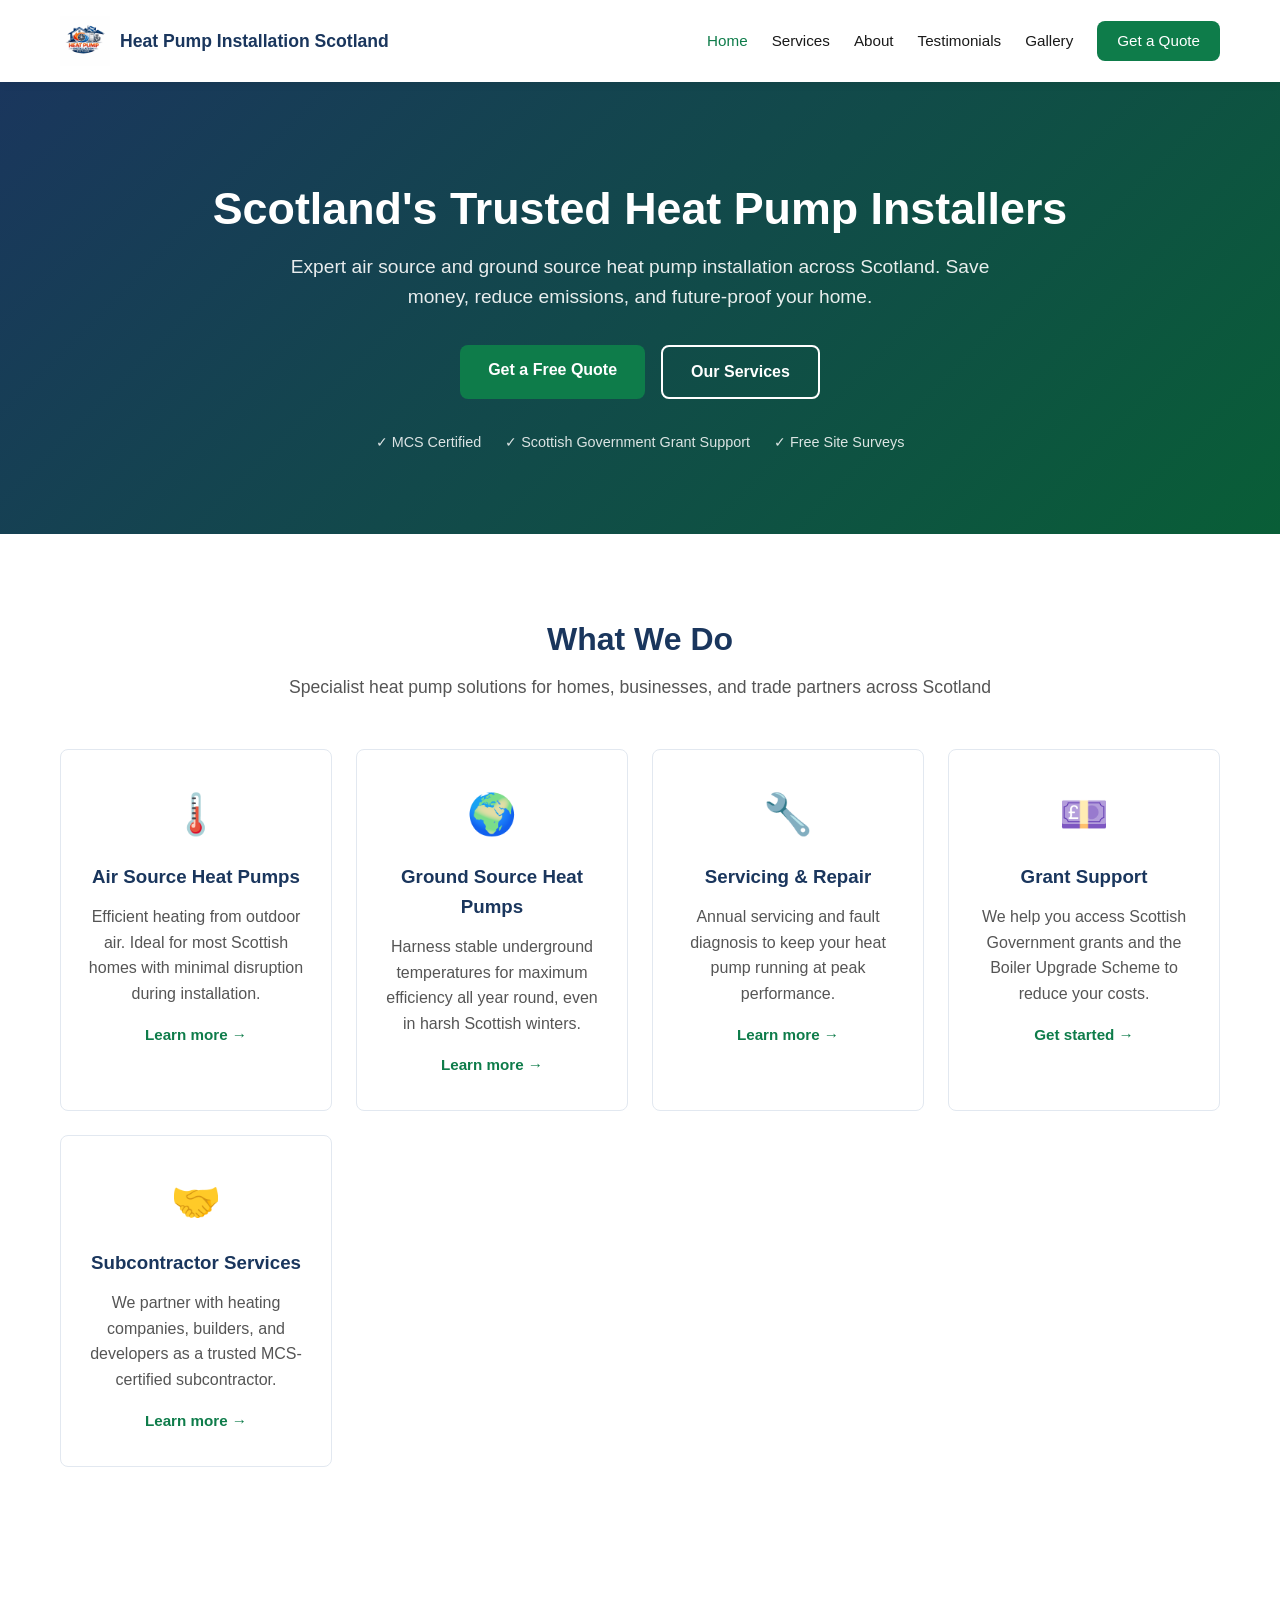
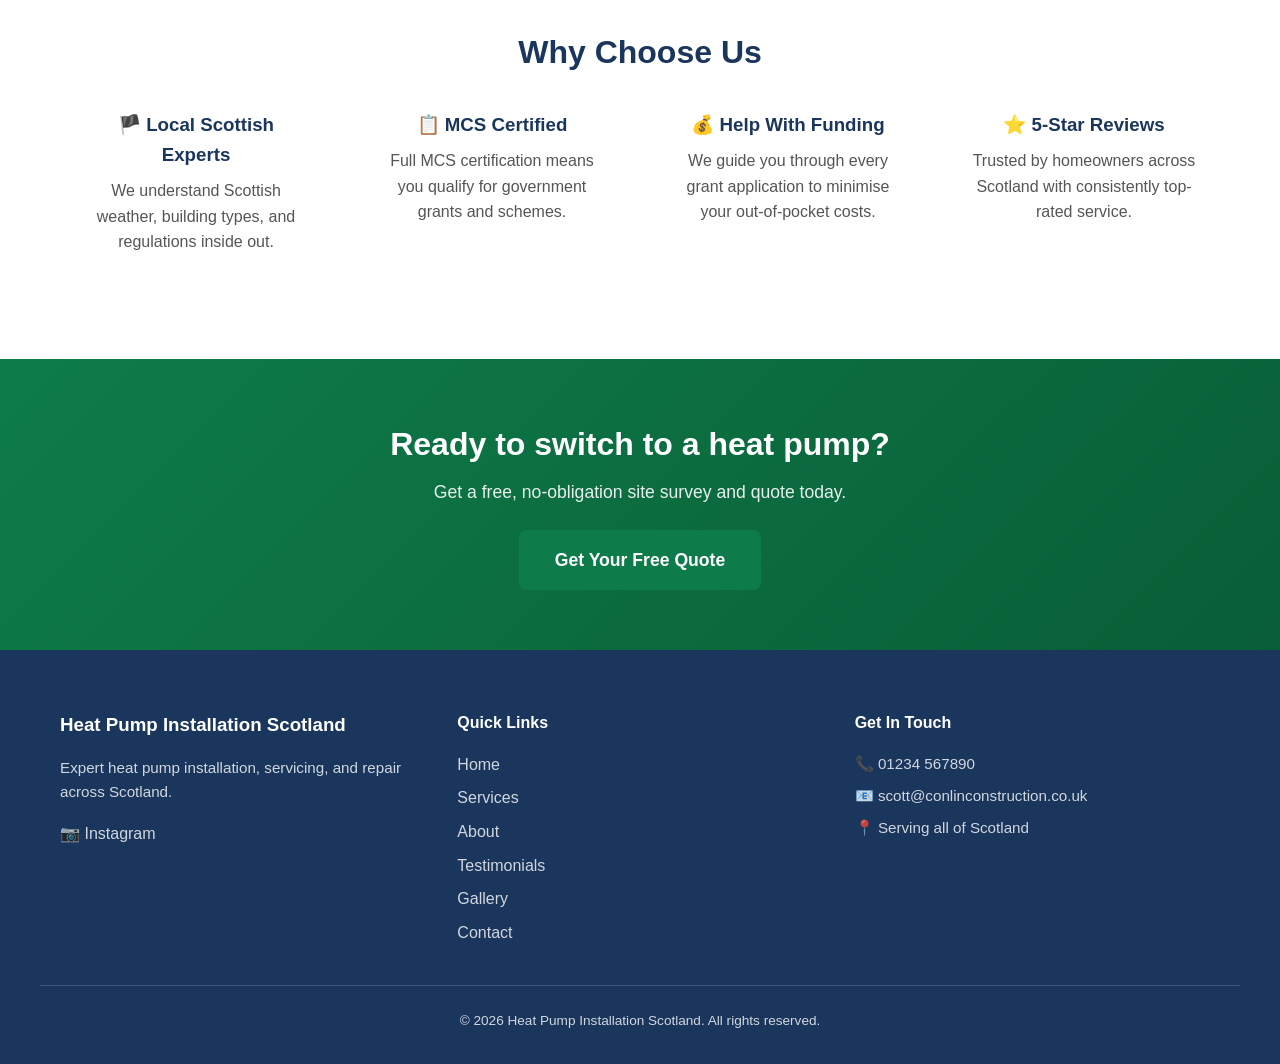
<file: index.html>
<!DOCTYPE html>
<html lang="en">
<head>
    <meta charset="UTF-8">
    <meta name="viewport" content="width=device-width, initial-scale=1.0">
    <meta name="description" content="Heat Pump Installation Scotland - Expert heat pump installation, servicing and repair across Scotland. MCS certified engineers. Free site surveys.">
    <meta name="keywords" content="heat pump installation, Scotland, air source heat pump, ground source heat pump, renewable heating, Scottish heating engineer, MCS certified, heat pump subcontractor">
    <link rel="canonical" href="https://clconlin.github.io/HeatPumpScotland/index.html">
    <!-- Open Graph -->
    <meta property="og:title" content="Heat Pump Installation Scotland | Expert Heat Pump Installers">
    <meta property="og:description" content="Expert air source and ground source heat pump installation across Scotland. MCS certified. Free site surveys and grant support.">
    <meta property="og:type" content="website">
    <meta property="og:url" content="https://clconlin.github.io/HeatPumpScotland/index.html">
    <meta property="og:image" content="https://clconlin.github.io/HeatPumpScotland/images/HeatPumpInstallationScotlandLogo.png">
    <meta property="og:locale" content="en_GB">
    <meta property="og:site_name" content="Heat Pump Installation Scotland">
    <!-- Twitter Card -->
    <meta name="twitter:card" content="summary_large_image">
    <meta name="twitter:title" content="Heat Pump Installation Scotland | Expert Heat Pump Installers">
    <meta name="twitter:description" content="Expert air source and ground source heat pump installation across Scotland. MCS certified. Free site surveys and grant support.">
    <meta name="twitter:image" content="https://clconlin.github.io/HeatPumpScotland/images/HeatPumpInstallationScotlandLogo.png">
    <title>Heat Pump Installation Scotland | Expert Heat Pump Installers</title>
    <link rel="stylesheet" href="css/styles.css">
    <!-- Structured Data -->
    <script type="application/ld+json">
    {
      "@context": "https://schema.org",
      "@type": "LocalBusiness",
      "name": "Heat Pump Installation Scotland",
      "description": "Expert heat pump installation, servicing, and repair across Scotland. MCS certified, Gas Safe registered.",
      "url": "https://clconlin.github.io/HeatPumpScotland/",
      "email": "scott@conlinconstruction.co.uk",
      "telephone": "01234 567890",
      "image": "https://clconlin.github.io/HeatPumpScotland/images/HeatPumpInstallationScotlandLogo.png",
      "areaServed": {
        "@type": "Country",
        "name": "Scotland"
      },
      "serviceType": ["Air Source Heat Pump Installation", "Ground Source Heat Pump Installation", "Heat Pump Servicing", "Heat Pump Repair", "Subcontractor Services"],
      "hasOfferCatalog": {
        "@type": "OfferCatalog",
        "name": "Heat Pump Services",
        "itemListElement": [
          {"@type": "Offer", "itemOffered": {"@type": "Service", "name": "Air Source Heat Pump Installation"}},
          {"@type": "Offer", "itemOffered": {"@type": "Service", "name": "Ground Source Heat Pump Installation"}},
          {"@type": "Offer", "itemOffered": {"@type": "Service", "name": "Heat Pump Servicing & Repair"}},
          {"@type": "Offer", "itemOffered": {"@type": "Service", "name": "Grant & Funding Support"}},
          {"@type": "Offer", "itemOffered": {"@type": "Service", "name": "Subcontractor Services"}}
        ]
      },
      "aggregateRating": {
        "@type": "AggregateRating",
        "ratingValue": "5",
        "reviewCount": "6"
      },
      "sameAs": ["https://www.instagram.com/scotlandnationalteam/"]
    }
    </script>
</head>
<body>
    <!-- Navigation -->
    <nav class="navbar">
        <div class="container nav-container">
            <a href="index.html" class="logo">
                <img src="images/HeatPumpInstallationScotlandLogo.png" alt="Heat Pump Installation Scotland Logo" class="logo-img">
                <span class="logo-text">Heat Pump Installation Scotland</span>
            </a>
            <button class="nav-toggle" aria-label="Toggle navigation">
                <span class="hamburger"></span>
            </button>
            <ul class="nav-links">
                <li><a href="index.html" class="active">Home</a></li>
                <li><a href="services.html">Services</a></li>
                <li><a href="about.html">About</a></li>
                <li><a href="testimonials.html">Testimonials</a></li>
                <li><a href="gallery.html">Gallery</a></li>
                <li><a href="contact.html" class="btn btn-nav">Get a Quote</a></li>
            </ul>
        </div>
    </nav>

    <!-- Hero Section -->
    <header class="hero">
        <div class="hero-overlay"></div>
        <div class="container hero-content">
            <h1>Scotland's Trusted Heat Pump Installers</h1>
            <p class="hero-subtitle">Expert air source and ground source heat pump installation across Scotland. Save money, reduce emissions, and future-proof your home.</p>
            <div class="hero-buttons">
                <a href="contact.html" class="btn btn-primary">Get a Free Quote</a>
                <a href="services.html" class="btn btn-secondary">Our Services</a>
            </div>
            <div class="hero-trust">
                <span>✓ MCS Certified</span>
                <span>✓ Scottish Government Grant Support</span>
                <span>✓ Free Site Surveys</span>
            </div>
        </div>
    </header>

    <!-- Services Overview -->
    <section class="section services-overview">
        <div class="container">
            <h2 class="section-title">What We Do</h2>
            <p class="section-subtitle">Specialist heat pump solutions for homes, businesses, and trade partners across Scotland</p>
            <div class="services-grid">
                <div class="service-card">
                    <div class="service-icon">🌡️</div>
                    <h3>Air Source Heat Pumps</h3>
                    <p>Efficient heating from outdoor air. Ideal for most Scottish homes with minimal disruption during installation.</p>
                    <a href="services.html" class="link">Learn more →</a>
                </div>
                <div class="service-card">
                    <div class="service-icon">🌍</div>
                    <h3>Ground Source Heat Pumps</h3>
                    <p>Harness stable underground temperatures for maximum efficiency all year round, even in harsh Scottish winters.</p>
                    <a href="services.html" class="link">Learn more →</a>
                </div>
                <div class="service-card">
                    <div class="service-icon">🔧</div>
                    <h3>Servicing &amp; Repair</h3>
                    <p>Annual servicing and fault diagnosis to keep your heat pump running at peak performance.</p>
                    <a href="services.html" class="link">Learn more →</a>
                </div>
                <div class="service-card">
                    <div class="service-icon">💷</div>
                    <h3>Grant Support</h3>
                    <p>We help you access Scottish Government grants and the Boiler Upgrade Scheme to reduce your costs.</p>
                    <a href="contact.html" class="link">Get started →</a>
                </div>
                <div class="service-card">
                    <div class="service-icon">🤝</div>
                    <h3>Subcontractor Services</h3>
                    <p>We partner with heating companies, builders, and developers as a trusted MCS-certified subcontractor.</p>
                    <a href="services.html" class="link">Learn more →</a>
                </div>
            </div>
        </div>
    </section>

    <!-- Why Choose Us -->
    <section class="section why-us">
        <div class="container">
            <h2 class="section-title">Why Choose Us</h2>
            <div class="why-grid">
                <div class="why-item">
                    <h3>🏴 Local Scottish Experts</h3>
                    <p>We understand Scottish weather, building types, and regulations inside out.</p>
                </div>
                <div class="why-item">
                    <h3>📋 MCS Certified</h3>
                    <p>Full MCS certification means you qualify for government grants and schemes.</p>
                </div>
                <div class="why-item">
                    <h3>💰 Help With Funding</h3>
                    <p>We guide you through every grant application to minimise your out-of-pocket costs.</p>
                </div>
                <div class="why-item">
                    <h3>⭐ 5-Star Reviews</h3>
                    <p>Trusted by homeowners across Scotland with consistently top-rated service.</p>
                </div>
            </div>
        </div>
    </section>

    <!-- CTA Banner -->
    <section class="section cta-banner">
        <div class="container cta-content">
            <h2>Ready to switch to a heat pump?</h2>
            <p>Get a free, no-obligation site survey and quote today.</p>
            <a href="contact.html" class="btn btn-primary btn-large">Get Your Free Quote</a>
        </div>
    </section>

    <!-- Footer -->
    <footer class="footer">
        <div class="container footer-grid">
            <div class="footer-about">
                <h3>Heat Pump Installation Scotland</h3>
                <p>Expert heat pump installation, servicing, and repair across Scotland.</p>
                <div class="footer-social">
                    <a href="https://www.instagram.com/scotlandnationalteam/" target="_blank" rel="noopener noreferrer" aria-label="Instagram">📷 Instagram</a>
                </div>
            </div>
            <div class="footer-links">
                <h4>Quick Links</h4>
                <ul>
                    <li><a href="index.html">Home</a></li>
                    <li><a href="services.html">Services</a></li>
                    <li><a href="about.html">About</a></li>
                    <li><a href="testimonials.html">Testimonials</a></li>
                    <li><a href="gallery.html">Gallery</a></li>
                    <li><a href="contact.html">Contact</a></li>
                </ul>
            </div>
            <div class="footer-contact">
                <h4>Get In Touch</h4>
                <p>📞 01234 567890</p>
                <p>📧 scott@conlinconstruction.co.uk</p>
                <p>📍 Serving all of Scotland</p>
            </div>
        </div>
        <div class="container footer-bottom">
            <p>&copy; 2026 Heat Pump Installation Scotland. All rights reserved.</p>
        </div>
    </footer>

    <script src="js/main.js"></script>
</body>
</html>
</file>
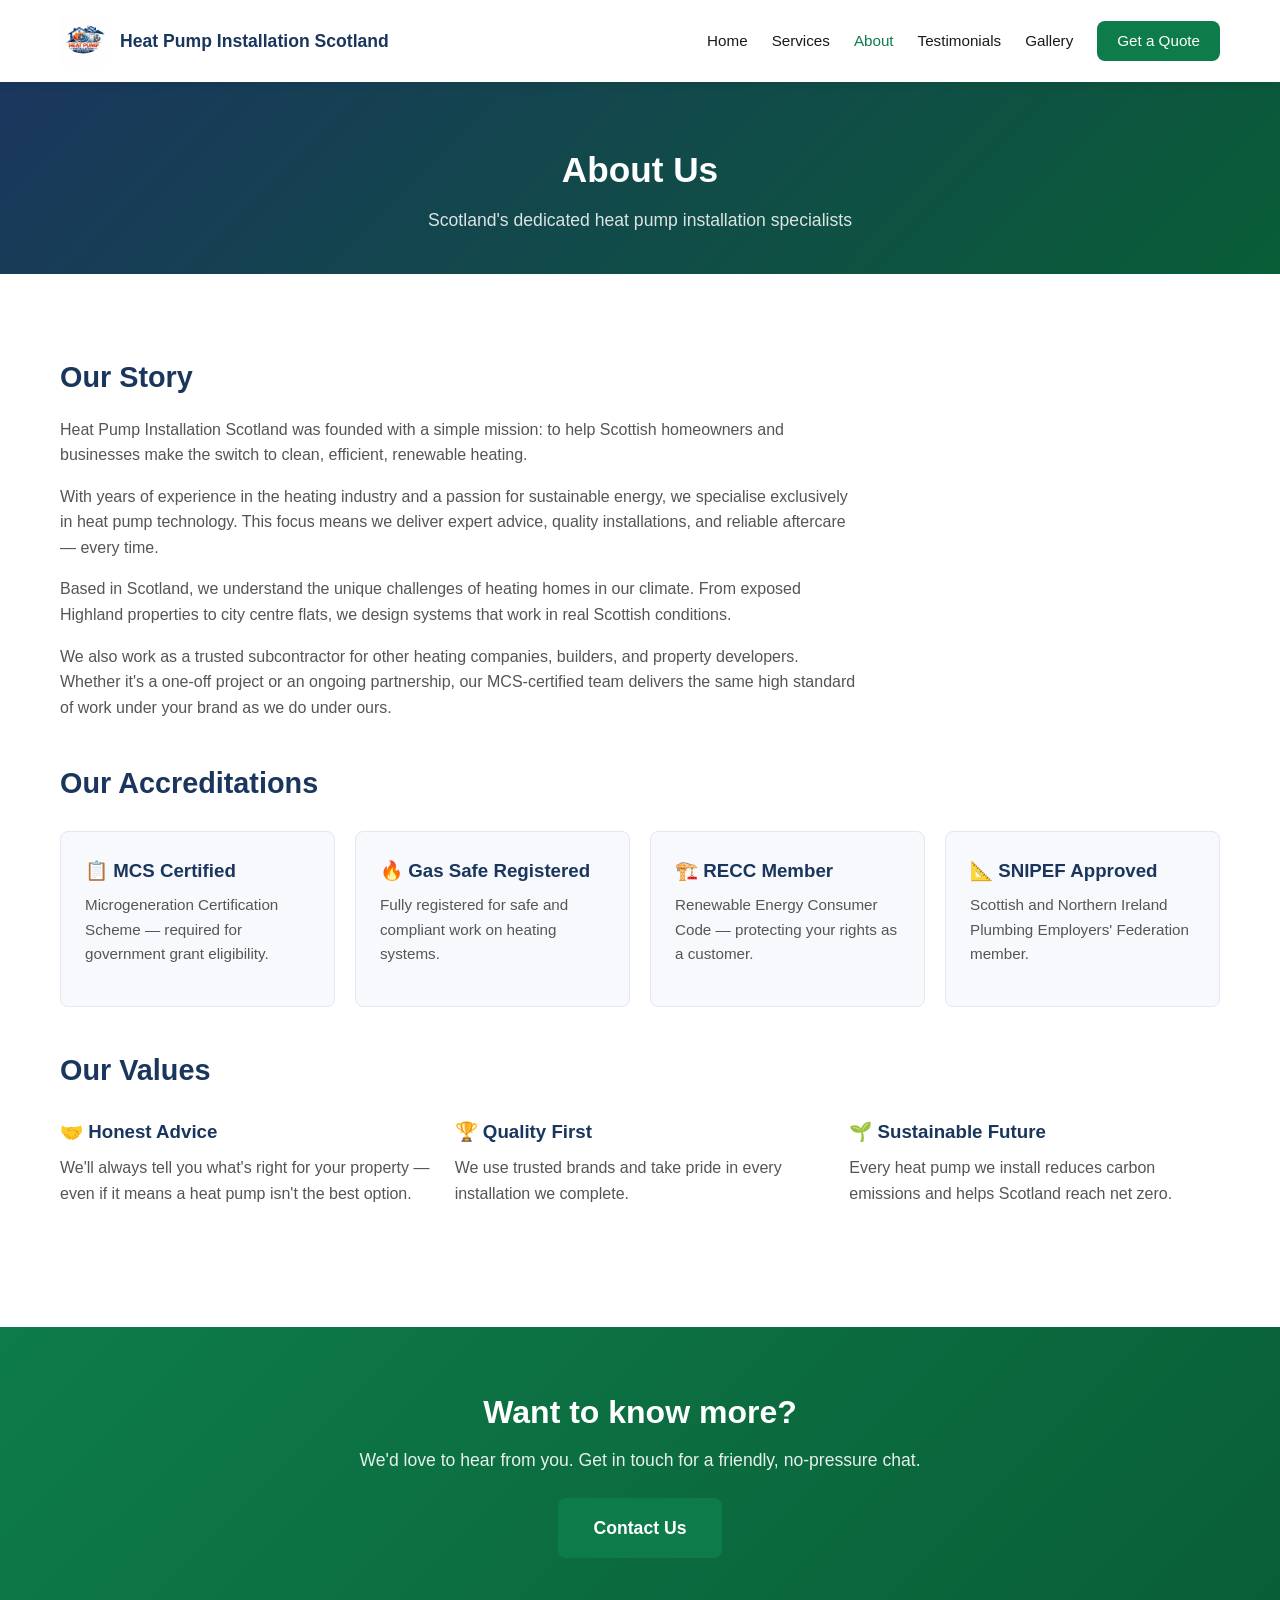
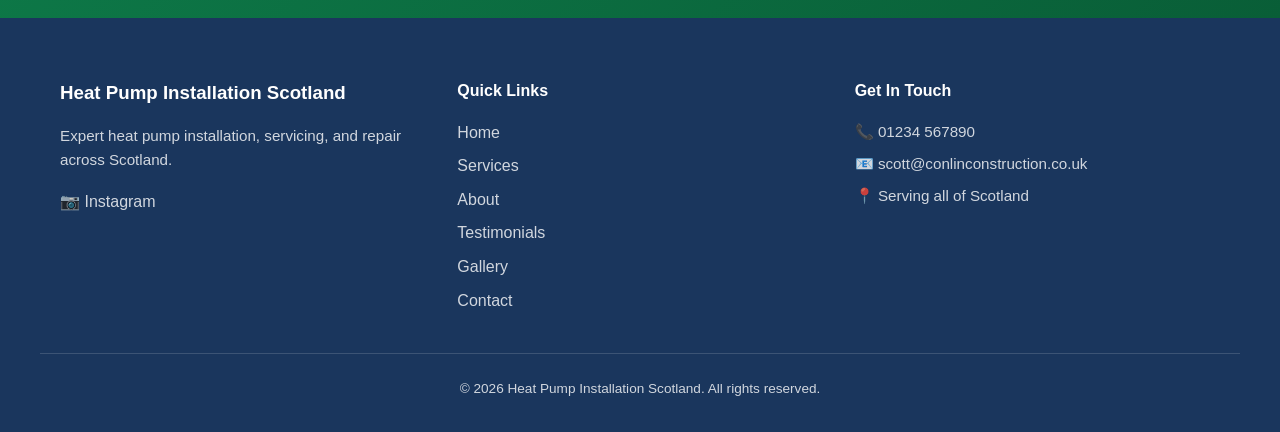
<file: about.html>
<!DOCTYPE html>
<html lang="en">
<head>
    <meta charset="UTF-8">
    <meta name="viewport" content="width=device-width, initial-scale=1.0">
    <meta name="description" content="About Heat Pump Installation Scotland - MCS certified, Gas Safe registered heat pump installers serving homes, businesses and trade partners across Scotland.">
    <meta name="keywords" content="about heat pump installer Scotland, MCS certified, Gas Safe registered, RECC member, SNIPEF, renewable energy Scotland">
    <link rel="canonical" href="https://clconlin.github.io/HeatPumpScotland/about.html">
    <meta property="og:title" content="About Us | Heat Pump Installation Scotland">
    <meta property="og:description" content="MCS certified, Gas Safe registered heat pump installers serving all of Scotland.">
    <meta property="og:type" content="website">
    <meta property="og:url" content="https://clconlin.github.io/HeatPumpScotland/about.html">
    <meta property="og:image" content="https://clconlin.github.io/HeatPumpScotland/images/HeatPumpInstallationScotlandLogo.png">
    <meta name="twitter:card" content="summary">
    <meta name="twitter:title" content="About Us | Heat Pump Installation Scotland">
    <meta name="twitter:description" content="MCS certified, Gas Safe registered heat pump installers serving all of Scotland.">
    <title>About Us | Heat Pump Installation Scotland</title>
    <link rel="stylesheet" href="css/styles.css">
</head>
<body>
    <!-- Navigation -->
    <nav class="navbar">
        <div class="container nav-container">
            <a href="index.html" class="logo">
                <img src="images/HeatPumpInstallationScotlandLogo.png" alt="Heat Pump Installation Scotland Logo" class="logo-img">
                <span class="logo-text">Heat Pump Installation Scotland</span>
            </a>
            <button class="nav-toggle" aria-label="Toggle navigation">
                <span class="hamburger"></span>
            </button>
            <ul class="nav-links">
                <li><a href="index.html">Home</a></li>
                <li><a href="services.html">Services</a></li>
                <li><a href="about.html" class="active">About</a></li>
                <li><a href="testimonials.html">Testimonials</a></li>
                <li><a href="gallery.html">Gallery</a></li>
                <li><a href="contact.html" class="btn btn-nav">Get a Quote</a></li>
            </ul>
        </div>
    </nav>

    <!-- Page Header -->
    <header class="page-header">
        <div class="container">
            <h1>About Us</h1>
            <p>Scotland's dedicated heat pump installation specialists</p>
        </div>
    </header>

    <!-- About Content -->
    <section class="section">
        <div class="container about-content">
            <h2>Our Story</h2>
            <p>Heat Pump Installation Scotland was founded with a simple mission: to help Scottish homeowners and businesses make the switch to clean, efficient, renewable heating.</p>
            <p>With years of experience in the heating industry and a passion for sustainable energy, we specialise exclusively in heat pump technology. This focus means we deliver expert advice, quality installations, and reliable aftercare — every time.</p>
            <p>Based in Scotland, we understand the unique challenges of heating homes in our climate. From exposed Highland properties to city centre flats, we design systems that work in real Scottish conditions.</p>
            <p>We also work as a trusted subcontractor for other heating companies, builders, and property developers. Whether it's a one-off project or an ongoing partnership, our MCS-certified team delivers the same high standard of work under your brand as we do under ours.</p>

            <h2>Our Accreditations</h2>
            <div class="accreditations-grid">
                <div class="accreditation-card">
                    <h3>📋 MCS Certified</h3>
                    <p>Microgeneration Certification Scheme — required for government grant eligibility.</p>
                </div>
                <div class="accreditation-card">
                    <h3>🔥 Gas Safe Registered</h3>
                    <p>Fully registered for safe and compliant work on heating systems.</p>
                </div>
                <div class="accreditation-card">
                    <h3>🏗️ RECC Member</h3>
                    <p>Renewable Energy Consumer Code — protecting your rights as a customer.</p>
                </div>
                <div class="accreditation-card">
                    <h3>📐 SNIPEF Approved</h3>
                    <p>Scottish and Northern Ireland Plumbing Employers' Federation member.</p>
                </div>
            </div>

            <h2>Our Values</h2>
            <div class="values-grid">
                <div class="value-item">
                    <h3>🤝 Honest Advice</h3>
                    <p>We'll always tell you what's right for your property — even if it means a heat pump isn't the best option.</p>
                </div>
                <div class="value-item">
                    <h3>🏆 Quality First</h3>
                    <p>We use trusted brands and take pride in every installation we complete.</p>
                </div>
                <div class="value-item">
                    <h3>🌱 Sustainable Future</h3>
                    <p>Every heat pump we install reduces carbon emissions and helps Scotland reach net zero.</p>
                </div>
            </div>
        </div>
    </section>

    <!-- CTA Banner -->
    <section class="section cta-banner">
        <div class="container cta-content">
            <h2>Want to know more?</h2>
            <p>We'd love to hear from you. Get in touch for a friendly, no-pressure chat.</p>
            <a href="contact.html" class="btn btn-primary btn-large">Contact Us</a>
        </div>
    </section>

    <!-- Footer -->
    <footer class="footer">
        <div class="container footer-grid">
            <div class="footer-about">
                <h3>Heat Pump Installation Scotland</h3>
                <p>Expert heat pump installation, servicing, and repair across Scotland.</p>
                <div class="footer-social">
                    <a href="https://www.instagram.com/scotlandnationalteam/" target="_blank" rel="noopener noreferrer" aria-label="Instagram">📷 Instagram</a>
                </div>
            </div>
            <div class="footer-links">
                <h4>Quick Links</h4>
                <ul>
                    <li><a href="index.html">Home</a></li>
                    <li><a href="services.html">Services</a></li>
                    <li><a href="about.html">About</a></li>
                    <li><a href="testimonials.html">Testimonials</a></li>
                    <li><a href="gallery.html">Gallery</a></li>
                    <li><a href="contact.html">Contact</a></li>
                </ul>
            </div>
            <div class="footer-contact">
                <h4>Get In Touch</h4>
                <p>📞 01234 567890</p>
                <p>📧 scott@conlinconstruction.co.uk</p>
                <p>📍 Serving all of Scotland</p>
            </div>
        </div>
        <div class="container footer-bottom">
            <p>&copy; 2026 Heat Pump Installation Scotland. All rights reserved.</p>
        </div>
    </footer>

    <script src="js/main.js"></script>
</body>
</html>
</file>
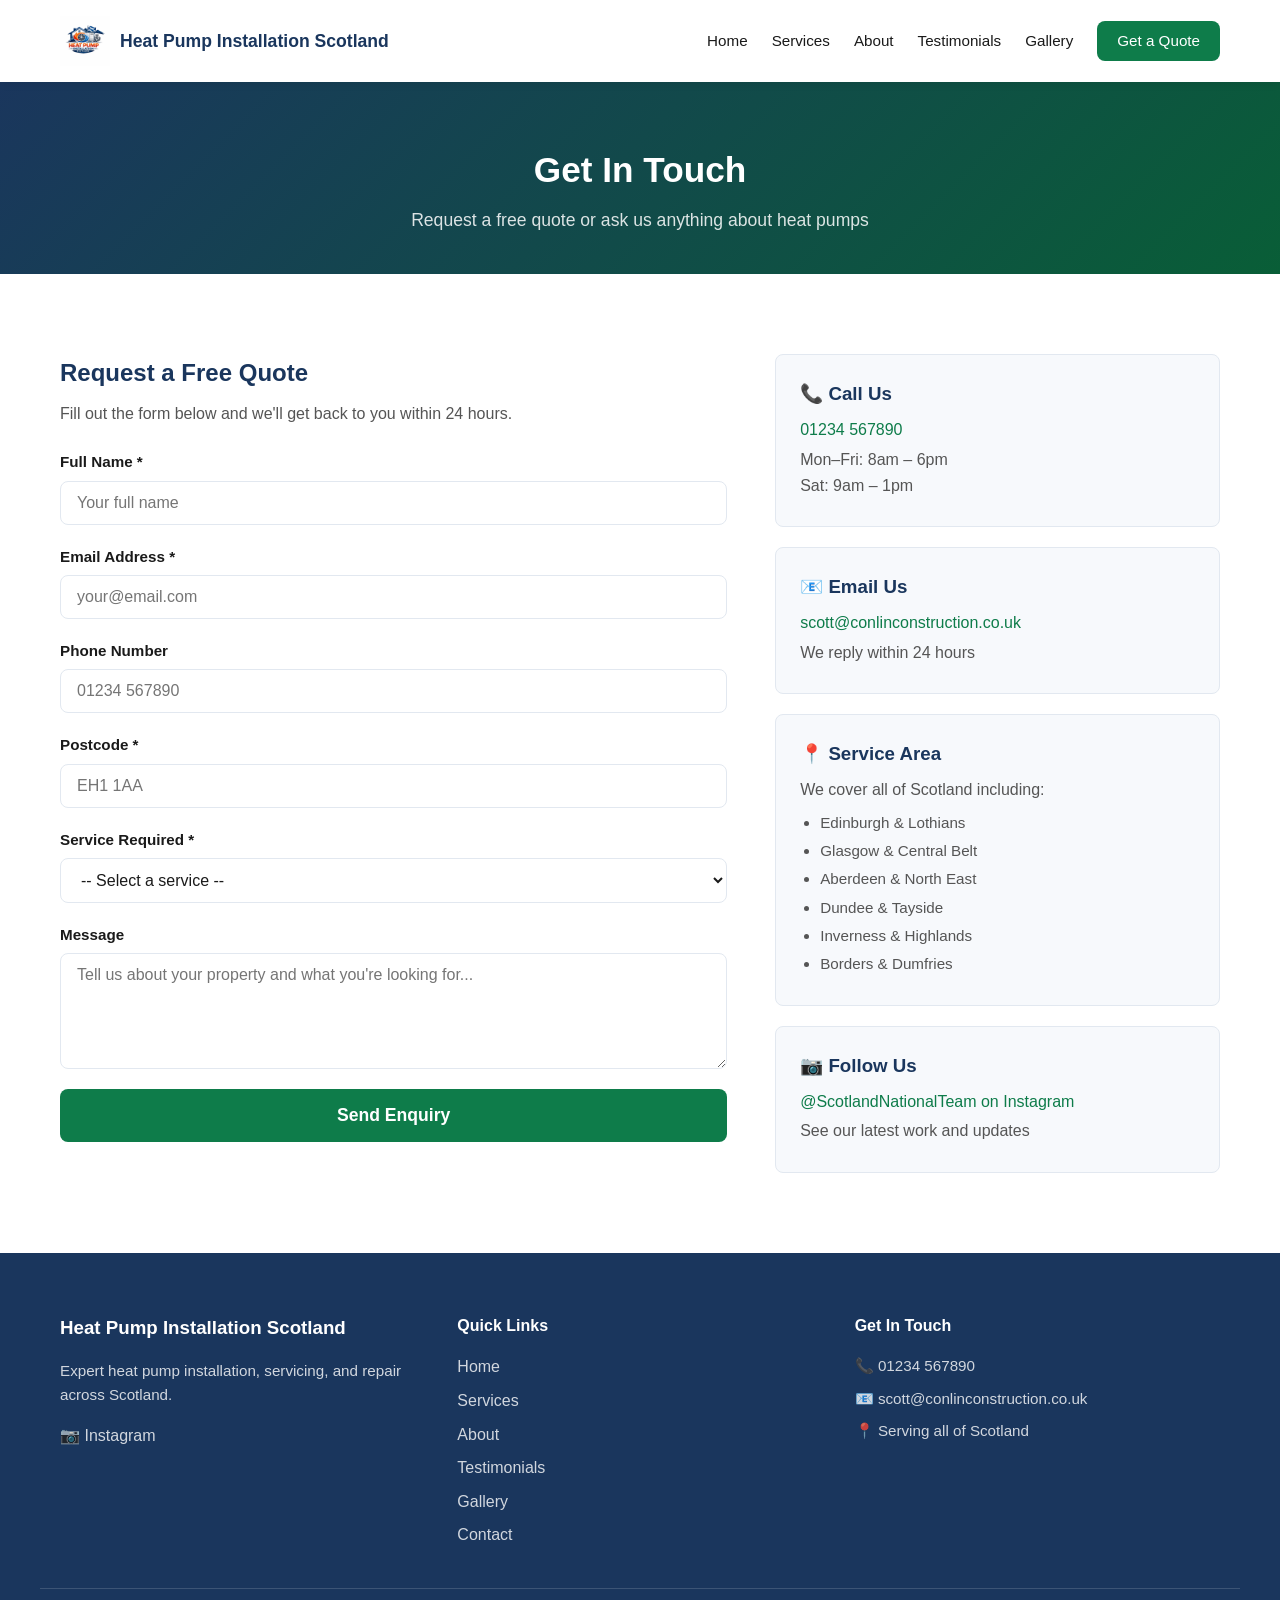
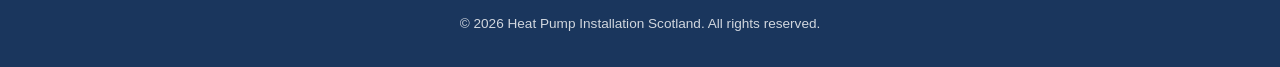
<file: contact.html>
<!DOCTYPE html>
<html lang="en">
<head>
    <meta charset="UTF-8">
    <meta name="viewport" content="width=device-width, initial-scale=1.0">
    <meta name="description" content="Contact Heat Pump Installation Scotland for a free quote on heat pump installation, servicing, repair and subcontractor services. Serving all of Scotland.">
    <meta name="keywords" content="contact heat pump installer, free quote heat pump Scotland, heat pump enquiry, heat pump installation quote">
    <link rel="canonical" href="https://clconlin.github.io/HeatPumpScotland/contact.html">
    <meta property="og:title" content="Contact Us | Heat Pump Installation Scotland">
    <meta property="og:description" content="Get a free quote on heat pump installation, servicing, and repair across Scotland.">
    <meta property="og:type" content="website">
    <meta property="og:url" content="https://clconlin.github.io/HeatPumpScotland/contact.html">
    <meta property="og:image" content="https://clconlin.github.io/HeatPumpScotland/images/HeatPumpInstallationScotlandLogo.png">
    <meta name="twitter:card" content="summary">
    <meta name="twitter:title" content="Contact Us | Heat Pump Installation Scotland">
    <meta name="twitter:description" content="Get a free quote on heat pump installation, servicing, and repair across Scotland.">
    <title>Contact Us | Heat Pump Installation Scotland</title>
    <link rel="stylesheet" href="css/styles.css">
</head>
<body>
    <!-- Navigation -->
    <nav class="navbar">
        <div class="container nav-container">
            <a href="index.html" class="logo">
                <img src="images/HeatPumpInstallationScotlandLogo.png" alt="Heat Pump Installation Scotland Logo" class="logo-img">
                <span class="logo-text">Heat Pump Installation Scotland</span>
            </a>
            <button class="nav-toggle" aria-label="Toggle navigation">
                <span class="hamburger"></span>
            </button>
            <ul class="nav-links">
                <li><a href="index.html">Home</a></li>
                <li><a href="services.html">Services</a></li>
                <li><a href="about.html">About</a></li>
                <li><a href="testimonials.html">Testimonials</a></li>
                <li><a href="gallery.html">Gallery</a></li>
                <li><a href="contact.html" class="btn btn-nav active">Get a Quote</a></li>
            </ul>
        </div>
    </nav>

    <!-- Page Header -->
    <header class="page-header">
        <div class="container">
            <h1>Get In Touch</h1>
            <p>Request a free quote or ask us anything about heat pumps</p>
        </div>
    </header>

    <!-- Contact Section -->
    <section class="section">
        <div class="container contact-grid">
            <!-- Contact Form -->
            <div class="contact-form-wrapper">
                <h2>Request a Free Quote</h2>
                <p>Fill out the form below and we'll get back to you within 24 hours.</p>

                <!--
                    FORMSUBMIT.CO - Free, no signup required.
                    The first form submission will trigger a confirmation email to scott@conlinconstruction.co.uk.
                    Click the link in that email to activate the form.
                -->
                <form action="https://formsubmit.co/scott@conlinconstruction.co.uk" method="POST" class="contact-form" id="contactForm">
                    <!-- FormSubmit config: disable captcha, set thank-you redirect -->
                    <input type="hidden" name="_subject" value="New enquiry from Heat Pump Scotland website">
                    <input type="hidden" name="_next" value="https://clconlin.github.io/HeatPumpScotland/contact.html?submitted=true">
                    <input type="text" name="_honey" style="display:none" tabindex="-1" autocomplete="off">
                    <div class="form-group">
                        <label for="name">Full Name *</label>
                        <input type="text" id="name" name="name" required placeholder="Your full name">
                    </div>
                    <div class="form-group">
                        <label for="email">Email Address *</label>
                        <input type="email" id="email" name="email" required placeholder="your@email.com">
                    </div>
                    <div class="form-group">
                        <label for="phone">Phone Number</label>
                        <input type="tel" id="phone" name="phone" placeholder="01234 567890">
                    </div>
                    <div class="form-group">
                        <label for="postcode">Postcode *</label>
                        <input type="text" id="postcode" name="postcode" required placeholder="EH1 1AA">
                    </div>
                    <div class="form-group">
                        <label for="service">Service Required *</label>
                        <select id="service" name="service" required>
                            <option value="">-- Select a service --</option>
                            <option value="Air Source Heat Pump Installation">Air Source Heat Pump Installation</option>
                            <option value="Ground Source Heat Pump Installation">Ground Source Heat Pump Installation</option>
                            <option value="Heat Pump Servicing">Heat Pump Servicing</option>
                            <option value="Heat Pump Repair">Heat Pump Repair</option>
                            <option value="Grant Advice">Grant &amp; Funding Advice</option>
                            <option value="Subcontractor Services">Subcontractor Services</option>
                            <option value="General Enquiry">General Enquiry</option>
                        </select>
                    </div>
                    <div class="form-group">
                        <label for="message">Message</label>
                        <textarea id="message" name="message" rows="5" placeholder="Tell us about your property and what you're looking for..."></textarea>
                    </div>
                    <button type="submit" class="btn btn-primary btn-large">Send Enquiry</button>
                </form>
            </div>

            <!-- Contact Info -->
            <div class="contact-info">
                <div class="contact-info-card">
                    <h3>📞 Call Us</h3>
                    <p><a href="tel:01234567890">01234 567890</a></p>
                    <p>Mon–Fri: 8am – 6pm<br>Sat: 9am – 1pm</p>
                </div>
                <div class="contact-info-card">
                    <h3>📧 Email Us</h3>
                    <p><a href="mailto:scott@conlinconstruction.co.uk">scott@conlinconstruction.co.uk</a></p>
                    <p>We reply within 24 hours</p>
                </div>
                <div class="contact-info-card">
                    <h3>📍 Service Area</h3>
                    <p>We cover all of Scotland including:</p>
                    <ul>
                        <li>Edinburgh &amp; Lothians</li>
                        <li>Glasgow &amp; Central Belt</li>
                        <li>Aberdeen &amp; North East</li>
                        <li>Dundee &amp; Tayside</li>
                        <li>Inverness &amp; Highlands</li>
                        <li>Borders &amp; Dumfries</li>
                    </ul>
                </div>
                <div class="contact-info-card">
                    <h3>📷 Follow Us</h3>
                    <p><a href="https://www.instagram.com/scotlandnationalteam/" target="_blank" rel="noopener">@ScotlandNationalTeam on Instagram</a></p>
                    <p>See our latest work and updates</p>
                </div>
            </div>
        </div>
    </section>

    <!-- Footer -->
    <footer class="footer">
        <div class="container footer-grid">
            <div class="footer-about">
                <h3>Heat Pump Installation Scotland</h3>
                <p>Expert heat pump installation, servicing, and repair across Scotland.</p>
                <div class="footer-social">
                    <a href="https://www.instagram.com/scotlandnationalteam/" target="_blank" rel="noopener noreferrer" aria-label="Instagram">📷 Instagram</a>
                </div>
            </div>
            <div class="footer-links">
                <h4>Quick Links</h4>
                <ul>
                    <li><a href="index.html">Home</a></li>
                    <li><a href="services.html">Services</a></li>
                    <li><a href="about.html">About</a></li>
                    <li><a href="testimonials.html">Testimonials</a></li>
                    <li><a href="gallery.html">Gallery</a></li>
                    <li><a href="contact.html">Contact</a></li>
                </ul>
            </div>
            <div class="footer-contact">
                <h4>Get In Touch</h4>
                <p>📞 01234 567890</p>
                <p>📧 scott@conlinconstruction.co.uk</p>
                <p>📍 Serving all of Scotland</p>
            </div>
        </div>
        <div class="container footer-bottom">
            <p>&copy; 2026 Heat Pump Installation Scotland. All rights reserved.</p>
        </div>
    </footer>

    <script src="js/main.js"></script>
    <script>
        // Show thank-you message after form submission redirect
        if (window.location.search.includes('submitted=true')) {
            var form = document.getElementById('contactForm');
            if (form) {
                var msg = document.createElement('div');
                msg.style.cssText = 'background:#e8f5ee;border:1px solid #0e7c4a;border-radius:8px;padding:24px;text-align:center;margin-bottom:24px;';
                msg.innerHTML = '<h3 style="color:#0e7c4a;margin-bottom:8px;">✓ Enquiry Sent!</h3><p style="color:#333;">Thank you — we\'ll get back to you within 24 hours.</p>';
                form.parentNode.insertBefore(msg, form);
            }
        }
    </script>
</body>
</html>
</file>
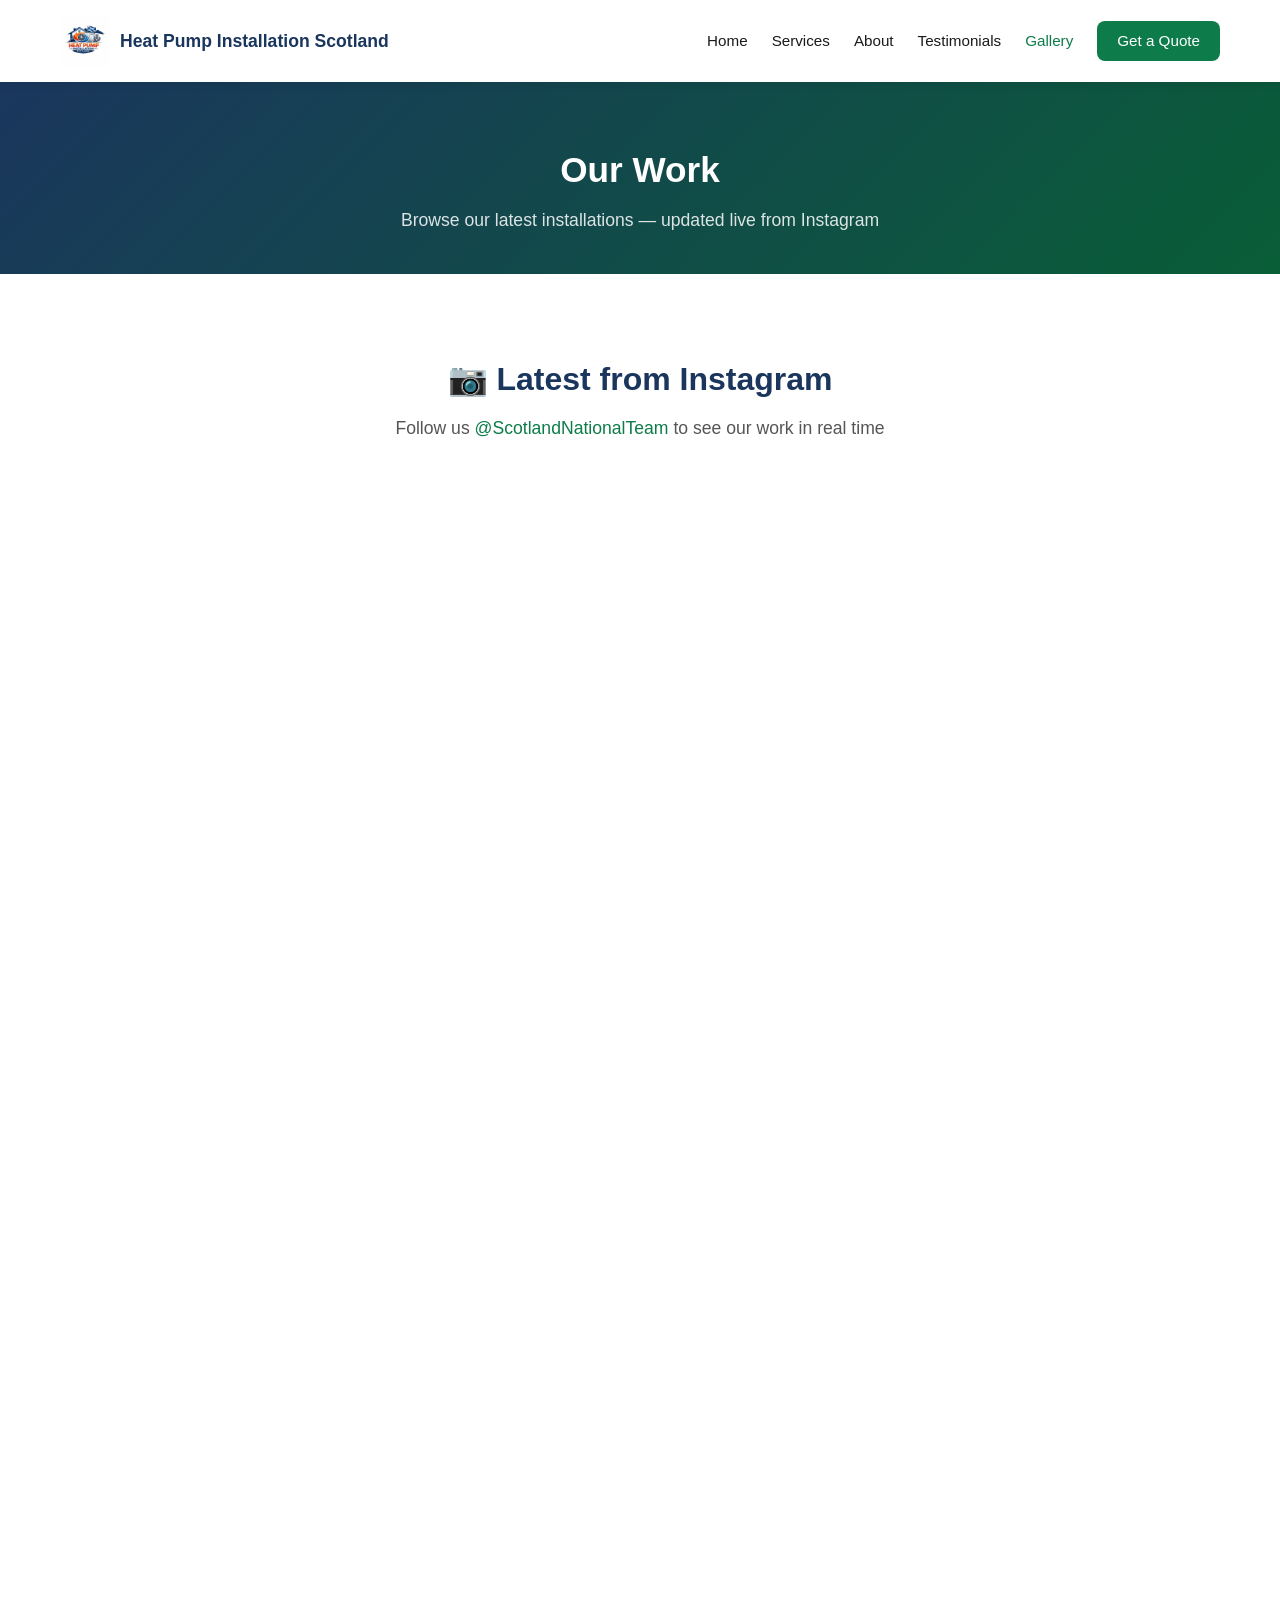
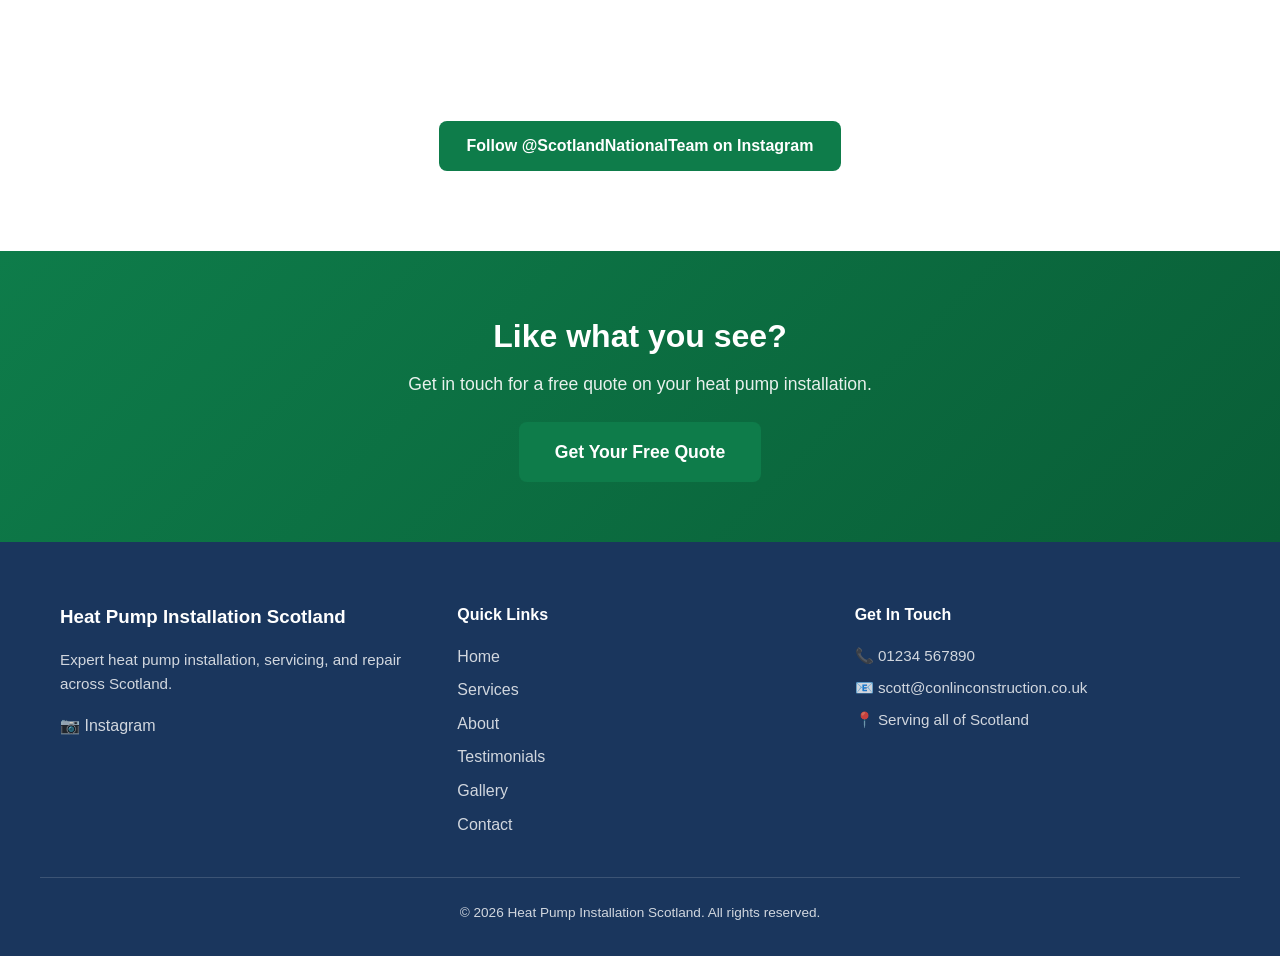
<file: gallery.html>
<!DOCTYPE html>
<html lang="en">
<head>
    <meta charset="UTF-8">
    <meta name="viewport" content="width=device-width, initial-scale=1.0">
    <meta name="description" content="Gallery - See our latest heat pump installations across Scotland. Follow @ScotlandNationalTeam on Instagram for live updates.">
    <meta name="keywords" content="heat pump gallery Scotland, heat pump installation photos, heat pump projects Scotland">
    <link rel="canonical" href="https://clconlin.github.io/HeatPumpScotland/gallery.html">
    <meta property="og:title" content="Gallery | Heat Pump Installation Scotland">
    <meta property="og:description" content="See our latest heat pump installations across Scotland.">
    <meta property="og:type" content="website">
    <meta property="og:url" content="https://clconlin.github.io/HeatPumpScotland/gallery.html">
    <meta property="og:image" content="https://clconlin.github.io/HeatPumpScotland/images/HeatPumpInstallationScotlandLogo.png">
    <meta name="twitter:card" content="summary">
    <meta name="twitter:title" content="Gallery | Heat Pump Installation Scotland">
    <meta name="twitter:description" content="See our latest heat pump installations across Scotland.">
    <title>Gallery | Heat Pump Installation Scotland</title>
    <link rel="stylesheet" href="css/styles.css">
</head>
<body>
    <!-- Navigation -->
    <nav class="navbar">
        <div class="container nav-container">
            <a href="index.html" class="logo">
                <img src="images/HeatPumpInstallationScotlandLogo.png" alt="Heat Pump Installation Scotland Logo" class="logo-img">
                <span class="logo-text">Heat Pump Installation Scotland</span>
            </a>
            <button class="nav-toggle" aria-label="Toggle navigation">
                <span class="hamburger"></span>
            </button>
            <ul class="nav-links">
                <li><a href="index.html">Home</a></li>
                <li><a href="services.html">Services</a></li>
                <li><a href="about.html">About</a></li>
                <li><a href="testimonials.html">Testimonials</a></li>
                <li><a href="gallery.html" class="active">Gallery</a></li>
                <li><a href="contact.html" class="btn btn-nav">Get a Quote</a></li>
            </ul>
        </div>
    </nav>

    <!-- Page Header -->
    <header class="page-header">
        <div class="container">
            <h1>Our Work</h1>
            <p>Browse our latest installations — updated live from Instagram</p>
        </div>
    </header>

    <!-- Instagram Feed Section -->
    <section class="section">
        <div class="container">
            <h2 class="section-title">📷 Latest from Instagram</h2>
            <p class="section-subtitle">Follow us <a href="https://www.instagram.com/scotlandnationalteam/" target="_blank" rel="noopener">@ScotlandNationalTeam</a> to see our work in real time</p>

            <!-- Instagram Embeds via iframe (works reliably on static sites) -->
            <div class="instagram-grid">
                <div class="instagram-embed-item">
                    <iframe src="https://www.instagram.com/p/DR5I1TFDQCT/embed/" frameborder="0" scrolling="no" allowtransparency="true" loading="lazy" sandbox="allow-scripts allow-same-origin allow-popups"></iframe>
                </div>
                <div class="instagram-embed-item">
                    <iframe src="https://www.instagram.com/p/DRNqqzIlJrl/embed/" frameborder="0" scrolling="no" allowtransparency="true" loading="lazy" sandbox="allow-scripts allow-same-origin allow-popups"></iframe>
                </div>
                <div class="instagram-embed-item">
                    <iframe src="https://www.instagram.com/p/DRNSRkNFL1u/embed/" frameborder="0" scrolling="no" allowtransparency="true" loading="lazy" sandbox="allow-scripts allow-same-origin allow-popups"></iframe>
                </div>
                <div class="instagram-embed-item">
                    <iframe src="https://www.instagram.com/p/DOWtuzhjIIn/embed/" frameborder="0" scrolling="no" allowtransparency="true" loading="lazy" sandbox="allow-scripts allow-same-origin allow-popups"></iframe>
                </div>
                <div class="instagram-embed-item">
                    <iframe src="https://www.instagram.com/p/DPuRndrjPpY/embed/" frameborder="0" scrolling="no" allowtransparency="true" loading="lazy" sandbox="allow-scripts allow-same-origin allow-popups"></iframe>
                </div>
                <div class="instagram-embed-item">
                    <iframe src="https://www.instagram.com/p/DODyZL6DyZK/embed/" frameborder="0" scrolling="no" allowtransparency="true" loading="lazy" sandbox="allow-scripts allow-same-origin allow-popups"></iframe>
                </div>
            </div>

            <div style="text-align: center; margin-top: 32px;">
                <a href="https://www.instagram.com/scotlandnationalteam/" target="_blank" rel="noopener" class="btn btn-primary">Follow @ScotlandNationalTeam on Instagram</a>
            </div>
        </div>
    </section>

    <!-- CTA Banner -->
    <section class="section cta-banner">
        <div class="container cta-content">
            <h2>Like what you see?</h2>
            <p>Get in touch for a free quote on your heat pump installation.</p>
            <a href="contact.html" class="btn btn-primary btn-large">Get Your Free Quote</a>
        </div>
    </section>

    <!-- Footer -->
    <footer class="footer">
        <div class="container footer-grid">
            <div class="footer-about">
                <h3>Heat Pump Installation Scotland</h3>
                <p>Expert heat pump installation, servicing, and repair across Scotland.</p>
                <div class="footer-social">
                    <a href="https://www.instagram.com/scotlandnationalteam/" target="_blank" rel="noopener noreferrer" aria-label="Instagram">📷 Instagram</a>
                </div>
            </div>
            <div class="footer-links">
                <h4>Quick Links</h4>
                <ul>
                    <li><a href="index.html">Home</a></li>
                    <li><a href="services.html">Services</a></li>
                    <li><a href="about.html">About</a></li>
                    <li><a href="testimonials.html">Testimonials</a></li>
                    <li><a href="gallery.html">Gallery</a></li>
                    <li><a href="contact.html">Contact</a></li>
                </ul>
            </div>
            <div class="footer-contact">
                <h4>Get In Touch</h4>
                <p>📞 01234 567890</p>
                <p>📧 scott@conlinconstruction.co.uk</p>
                <p>📍 Serving all of Scotland</p>
            </div>
        </div>
        <div class="container footer-bottom">
            <p>&copy; 2026 Heat Pump Installation Scotland. All rights reserved.</p>
        </div>
    </footer>

    <script src="js/main.js"></script>
</body>
</html>
</file>
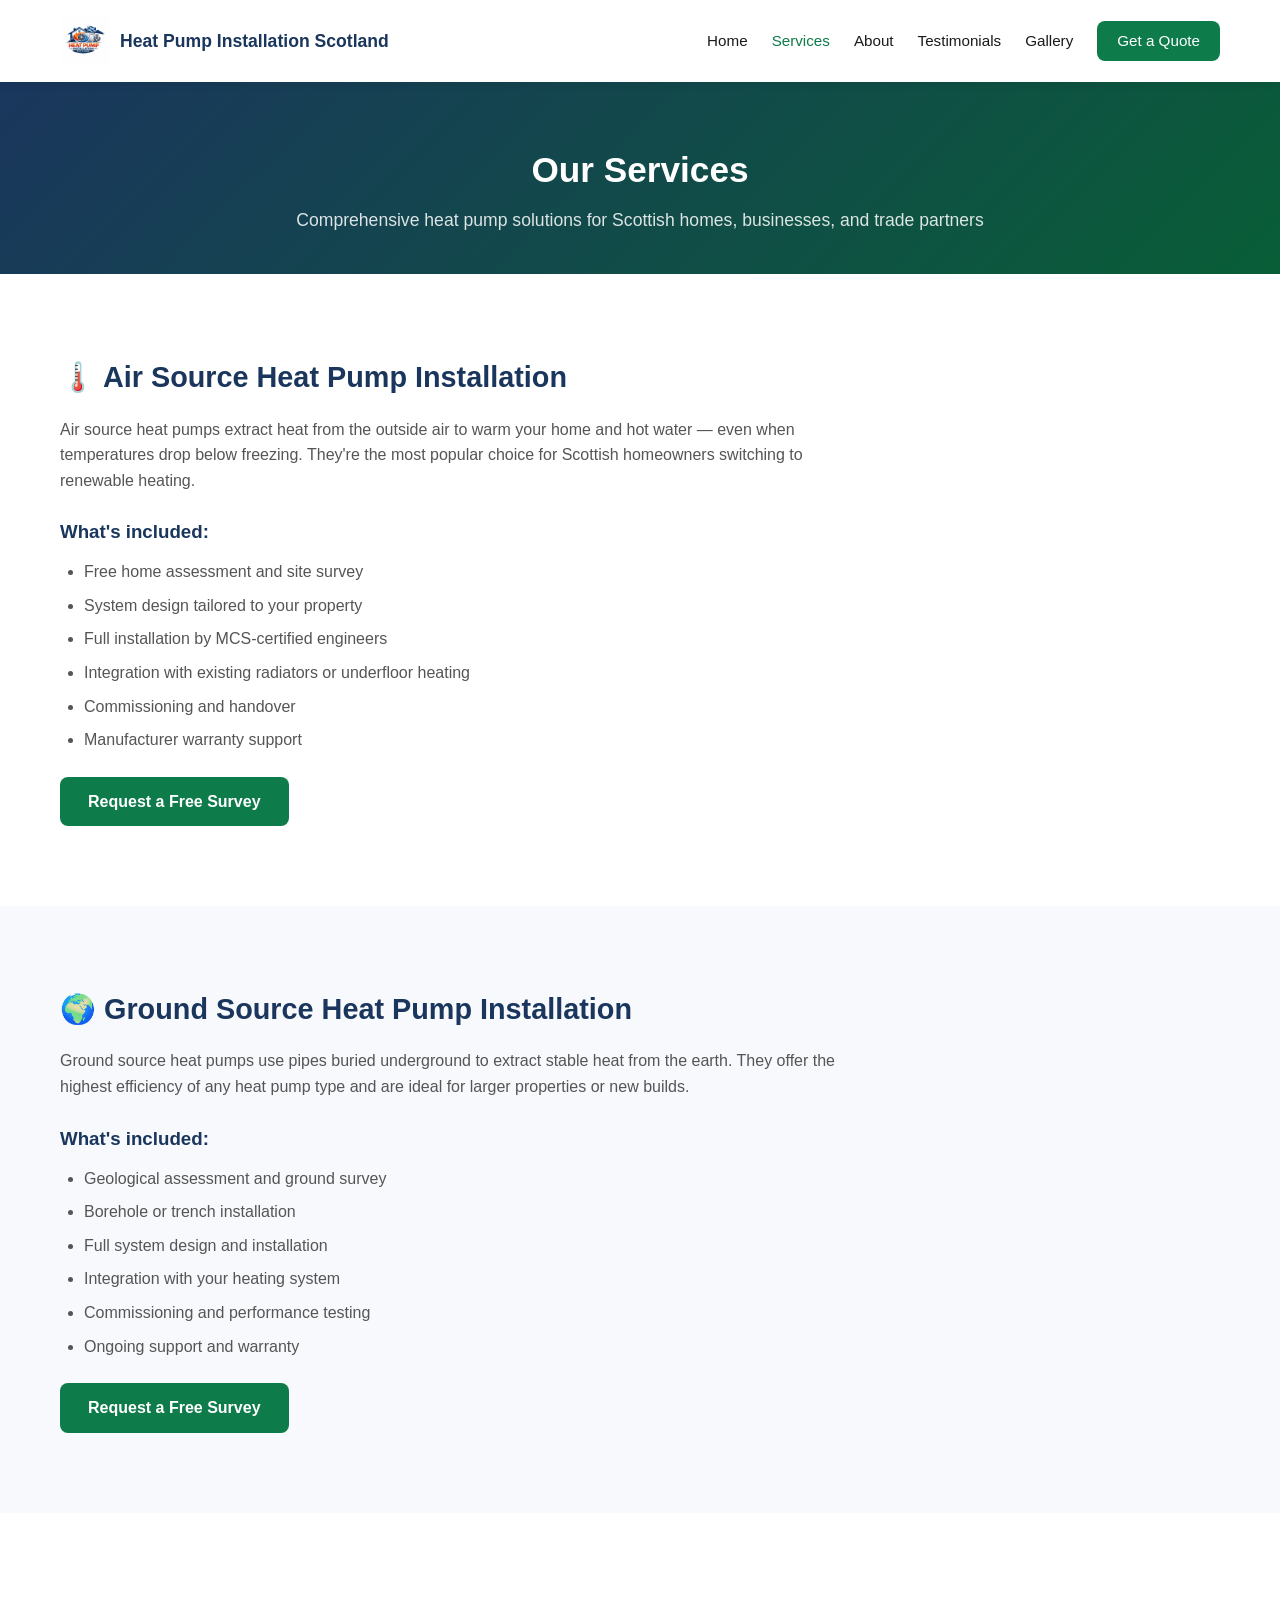
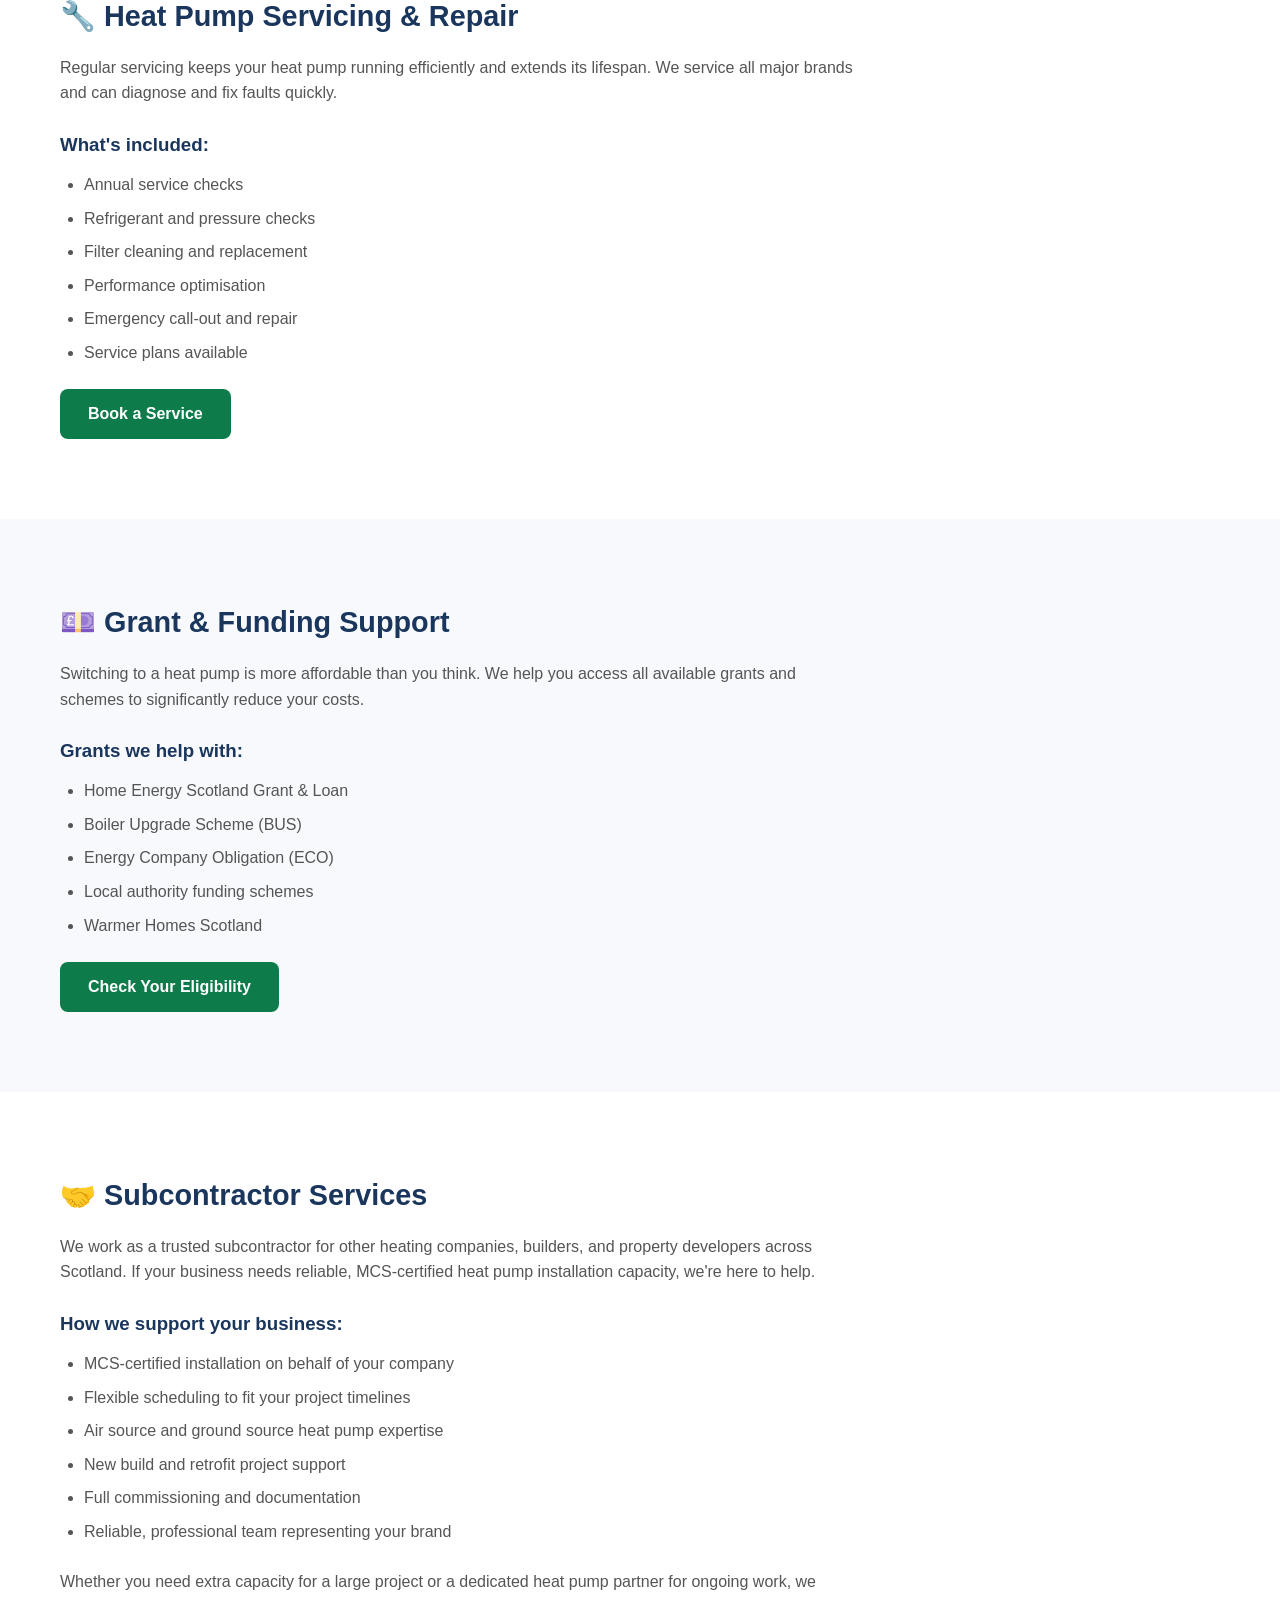
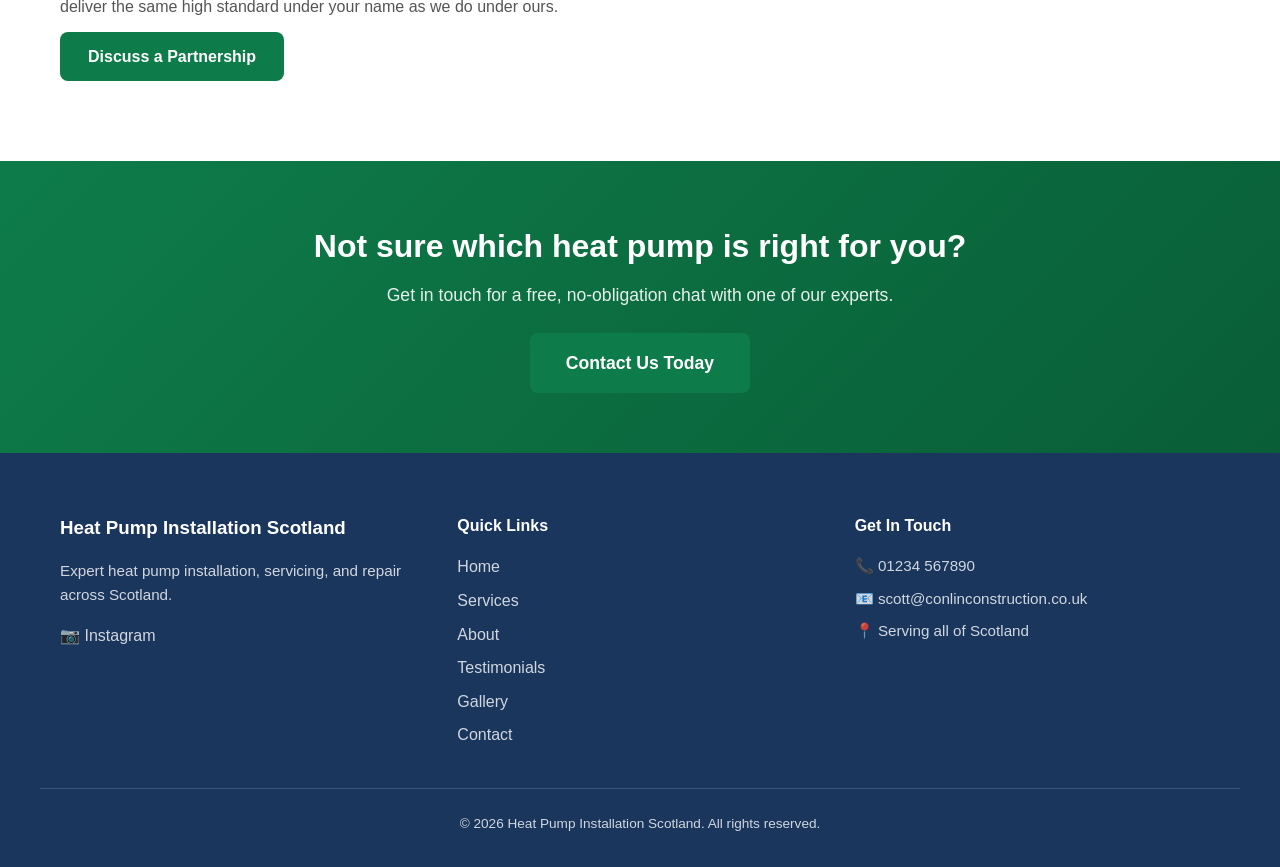
<file: services.html>
<!DOCTYPE html>
<html lang="en">
<head>
    <meta charset="UTF-8">
    <meta name="viewport" content="width=device-width, initial-scale=1.0">
    <meta name="description" content="Our heat pump installation services across Scotland - air source, ground source, servicing, repair, grant support, and subcontractor services.">
    <meta name="keywords" content="heat pump services Scotland, air source heat pump installation, ground source heat pump, heat pump servicing, heat pump repair, heat pump subcontractor, MCS certified installer">
    <link rel="canonical" href="https://clconlin.github.io/HeatPumpScotland/services.html">
    <meta property="og:title" content="Services | Heat Pump Installation Scotland">
    <meta property="og:description" content="Air source, ground source, servicing, repair, grant support and subcontractor services across Scotland.">
    <meta property="og:type" content="website">
    <meta property="og:url" content="https://clconlin.github.io/HeatPumpScotland/services.html">
    <meta property="og:image" content="https://clconlin.github.io/HeatPumpScotland/images/HeatPumpInstallationScotlandLogo.png">
    <meta name="twitter:card" content="summary">
    <meta name="twitter:title" content="Services | Heat Pump Installation Scotland">
    <meta name="twitter:description" content="Air source, ground source, servicing, repair, grant support and subcontractor services across Scotland.">
    <title>Services | Heat Pump Installation Scotland</title>
    <link rel="stylesheet" href="css/styles.css">
</head>
<body>
    <!-- Navigation -->
    <nav class="navbar">
        <div class="container nav-container">
            <a href="index.html" class="logo">
                <img src="images/HeatPumpInstallationScotlandLogo.png" alt="Heat Pump Installation Scotland Logo" class="logo-img">
                <span class="logo-text">Heat Pump Installation Scotland</span>
            </a>
            <button class="nav-toggle" aria-label="Toggle navigation">
                <span class="hamburger"></span>
            </button>
            <ul class="nav-links">
                <li><a href="index.html">Home</a></li>
                <li><a href="services.html" class="active">Services</a></li>
                <li><a href="about.html">About</a></li>
                <li><a href="testimonials.html">Testimonials</a></li>
                <li><a href="gallery.html">Gallery</a></li>
                <li><a href="contact.html" class="btn btn-nav">Get a Quote</a></li>
            </ul>
        </div>
    </nav>

    <!-- Page Header -->
    <header class="page-header">
        <div class="container">
            <h1>Our Services</h1>
            <p>Comprehensive heat pump solutions for Scottish homes, businesses, and trade partners</p>
        </div>
    </header>

    <!-- Air Source Heat Pumps -->
    <section class="section service-detail">
        <div class="container service-detail-grid">
            <div class="service-detail-content">
                <h2>🌡️ Air Source Heat Pump Installation</h2>
                <p>Air source heat pumps extract heat from the outside air to warm your home and hot water — even when temperatures drop below freezing. They're the most popular choice for Scottish homeowners switching to renewable heating.</p>
                <h3>What's included:</h3>
                <ul>
                    <li>Free home assessment and site survey</li>
                    <li>System design tailored to your property</li>
                    <li>Full installation by MCS-certified engineers</li>
                    <li>Integration with existing radiators or underfloor heating</li>
                    <li>Commissioning and handover</li>
                    <li>Manufacturer warranty support</li>
                </ul>
                <a href="contact.html" class="btn btn-primary">Request a Free Survey</a>
            </div>
        </div>
    </section>

    <!-- Ground Source Heat Pumps -->
    <section class="section service-detail alt-bg">
        <div class="container service-detail-grid">
            <div class="service-detail-content">
                <h2>🌍 Ground Source Heat Pump Installation</h2>
                <p>Ground source heat pumps use pipes buried underground to extract stable heat from the earth. They offer the highest efficiency of any heat pump type and are ideal for larger properties or new builds.</p>
                <h3>What's included:</h3>
                <ul>
                    <li>Geological assessment and ground survey</li>
                    <li>Borehole or trench installation</li>
                    <li>Full system design and installation</li>
                    <li>Integration with your heating system</li>
                    <li>Commissioning and performance testing</li>
                    <li>Ongoing support and warranty</li>
                </ul>
                <a href="contact.html" class="btn btn-primary">Request a Free Survey</a>
            </div>
        </div>
    </section>

    <!-- Servicing & Repair -->
    <section class="section service-detail">
        <div class="container service-detail-grid">
            <div class="service-detail-content">
                <h2>🔧 Heat Pump Servicing &amp; Repair</h2>
                <p>Regular servicing keeps your heat pump running efficiently and extends its lifespan. We service all major brands and can diagnose and fix faults quickly.</p>
                <h3>What's included:</h3>
                <ul>
                    <li>Annual service checks</li>
                    <li>Refrigerant and pressure checks</li>
                    <li>Filter cleaning and replacement</li>
                    <li>Performance optimisation</li>
                    <li>Emergency call-out and repair</li>
                    <li>Service plans available</li>
                </ul>
                <a href="contact.html" class="btn btn-primary">Book a Service</a>
            </div>
        </div>
    </section>

    <!-- Grant Support -->
    <section class="section service-detail alt-bg">
        <div class="container service-detail-grid">
            <div class="service-detail-content">
                <h2>💷 Grant &amp; Funding Support</h2>
                <p>Switching to a heat pump is more affordable than you think. We help you access all available grants and schemes to significantly reduce your costs.</p>
                <h3>Grants we help with:</h3>
                <ul>
                    <li>Home Energy Scotland Grant &amp; Loan</li>
                    <li>Boiler Upgrade Scheme (BUS)</li>
                    <li>Energy Company Obligation (ECO)</li>
                    <li>Local authority funding schemes</li>
                    <li>Warmer Homes Scotland</li>
                </ul>
                <a href="contact.html" class="btn btn-primary">Check Your Eligibility</a>
            </div>
        </div>
    </section>

    <!-- Subcontractor Services -->
    <section class="section service-detail">
        <div class="container service-detail-grid">
            <div class="service-detail-content">
                <h2>🤝 Subcontractor Services</h2>
                <p>We work as a trusted subcontractor for other heating companies, builders, and property developers across Scotland. If your business needs reliable, MCS-certified heat pump installation capacity, we're here to help.</p>
                <h3>How we support your business:</h3>
                <ul>
                    <li>MCS-certified installation on behalf of your company</li>
                    <li>Flexible scheduling to fit your project timelines</li>
                    <li>Air source and ground source heat pump expertise</li>
                    <li>New build and retrofit project support</li>
                    <li>Full commissioning and documentation</li>
                    <li>Reliable, professional team representing your brand</li>
                </ul>
                <p>Whether you need extra capacity for a large project or a dedicated heat pump partner for ongoing work, we deliver the same high standard under your name as we do under ours.</p>
                <a href="contact.html" class="btn btn-primary">Discuss a Partnership</a>
            </div>
        </div>
    </section>

    <!-- CTA Banner -->
    <section class="section cta-banner">
        <div class="container cta-content">
            <h2>Not sure which heat pump is right for you?</h2>
            <p>Get in touch for a free, no-obligation chat with one of our experts.</p>
            <a href="contact.html" class="btn btn-primary btn-large">Contact Us Today</a>
        </div>
    </section>

    <!-- Footer -->
    <footer class="footer">
        <div class="container footer-grid">
            <div class="footer-about">
                <h3>Heat Pump Installation Scotland</h3>
                <p>Expert heat pump installation, servicing, and repair across Scotland.</p>
                <div class="footer-social">
                    <a href="https://www.instagram.com/scotlandnationalteam/" target="_blank" rel="noopener noreferrer" aria-label="Instagram">📷 Instagram</a>
                </div>
            </div>
            <div class="footer-links">
                <h4>Quick Links</h4>
                <ul>
                    <li><a href="index.html">Home</a></li>
                    <li><a href="services.html">Services</a></li>
                    <li><a href="about.html">About</a></li>
                    <li><a href="testimonials.html">Testimonials</a></li>
                    <li><a href="gallery.html">Gallery</a></li>
                    <li><a href="contact.html">Contact</a></li>
                </ul>
            </div>
            <div class="footer-contact">
                <h4>Get In Touch</h4>
                <p>📞 01234 567890</p>
                <p>📧 scott@conlinconstruction.co.uk</p>
                <p>📍 Serving all of Scotland</p>
            </div>
        </div>
        <div class="container footer-bottom">
            <p>&copy; 2026 Heat Pump Installation Scotland. All rights reserved.</p>
        </div>
    </footer>

    <script src="js/main.js"></script>
</body>
</html>
</file>
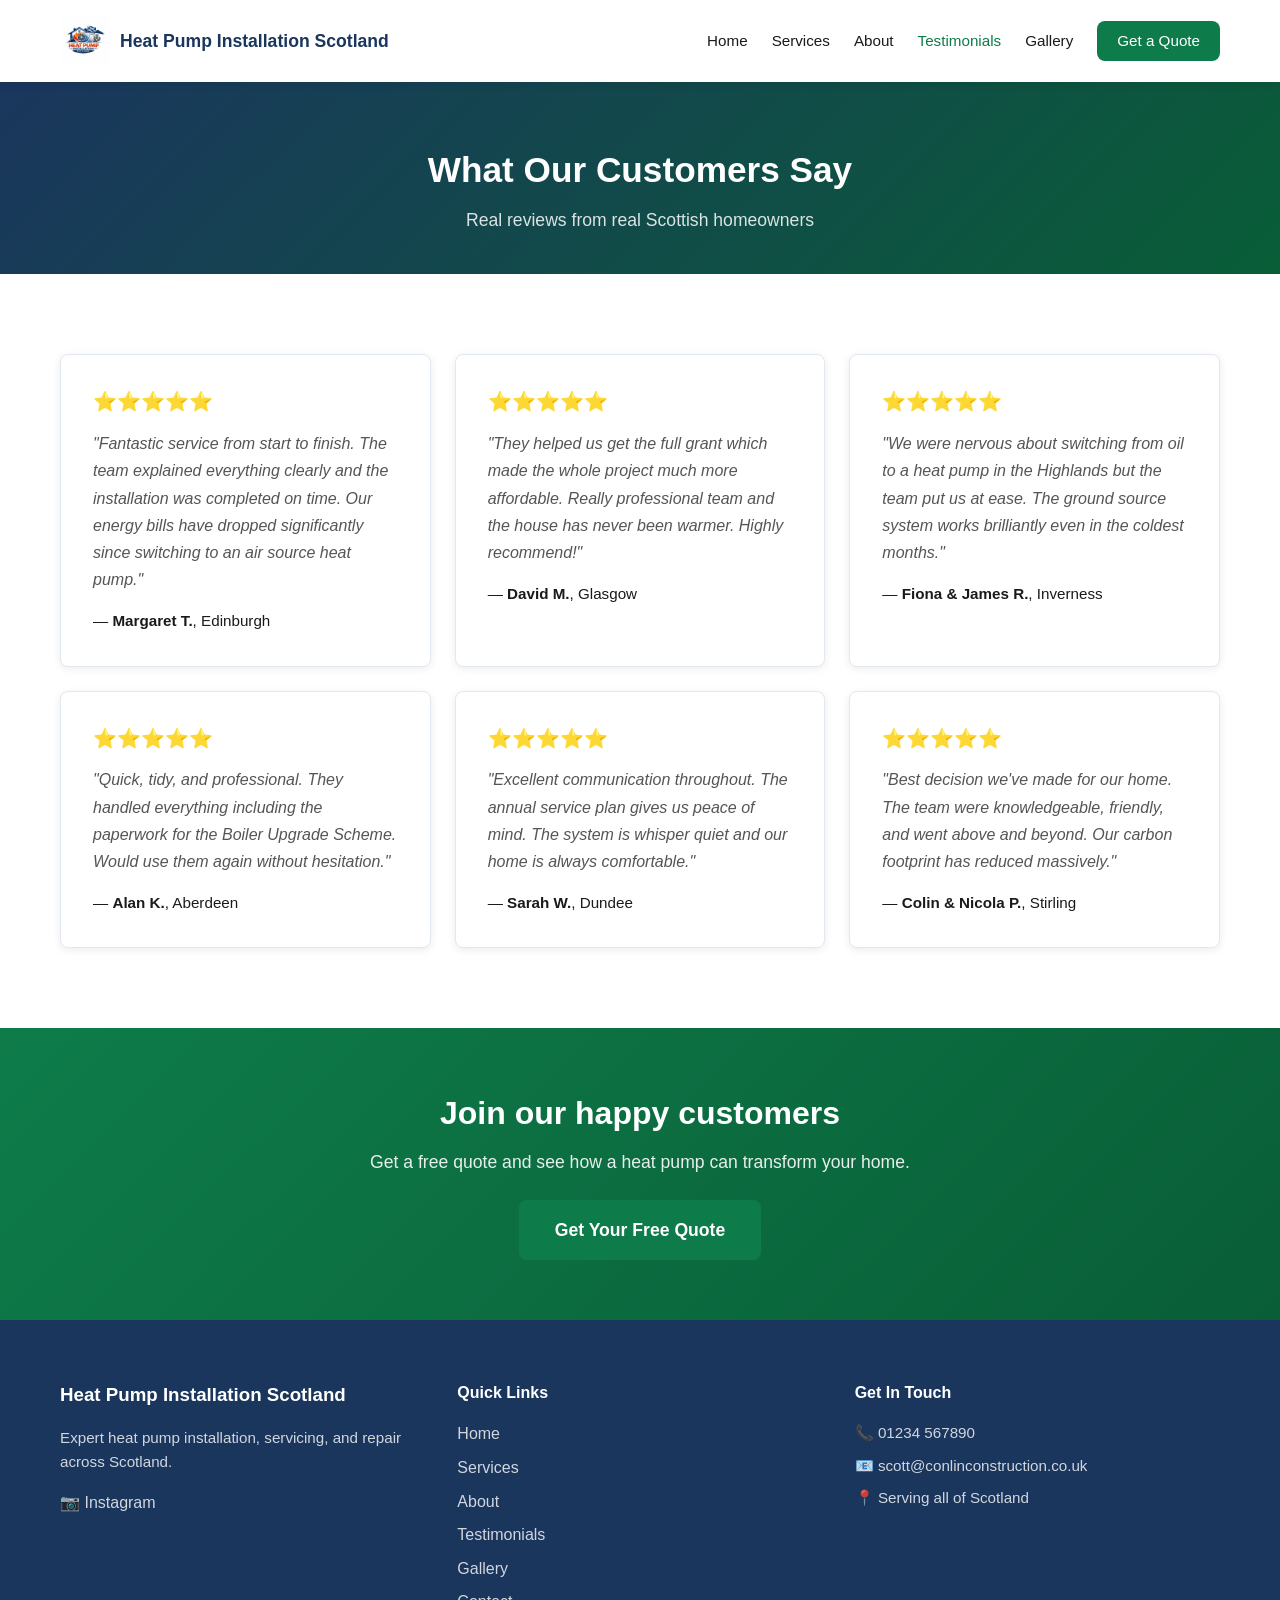
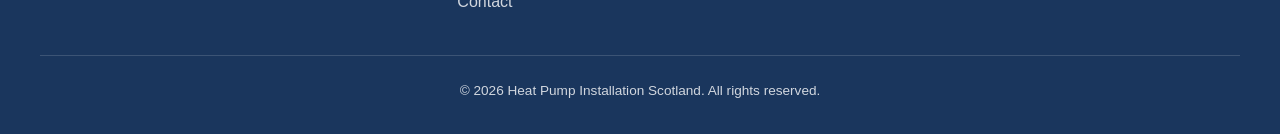
<file: testimonials.html>
<!DOCTYPE html>
<html lang="en">
<head>
    <meta charset="UTF-8">
    <meta name="viewport" content="width=device-width, initial-scale=1.0">
    <meta name="description" content="Customer reviews and testimonials for Heat Pump Installation Scotland. 5-star rated heat pump installers across Scotland.">
    <meta name="keywords" content="heat pump reviews Scotland, heat pump testimonials, heat pump installer reviews, customer feedback heat pump">
    <link rel="canonical" href="https://clconlin.github.io/HeatPumpScotland/testimonials.html">
    <meta property="og:title" content="Testimonials | Heat Pump Installation Scotland">
    <meta property="og:description" content="5-star customer reviews from homeowners across Scotland.">
    <meta property="og:type" content="website">
    <meta property="og:url" content="https://clconlin.github.io/HeatPumpScotland/testimonials.html">
    <meta property="og:image" content="https://clconlin.github.io/HeatPumpScotland/images/HeatPumpInstallationScotlandLogo.png">
    <meta name="twitter:card" content="summary">
    <meta name="twitter:title" content="Testimonials | Heat Pump Installation Scotland">
    <meta name="twitter:description" content="5-star customer reviews from homeowners across Scotland.">
    <title>Testimonials | Heat Pump Installation Scotland</title>
    <link rel="stylesheet" href="css/styles.css">
    <!-- Structured Data: Reviews -->
    <script type="application/ld+json">
    {
      "@context": "https://schema.org",
      "@type": "LocalBusiness",
      "name": "Heat Pump Installation Scotland",
      "review": [
        {"@type": "Review", "author": {"@type": "Person", "name": "Margaret T."}, "reviewRating": {"@type": "Rating", "ratingValue": "5"}, "reviewBody": "Fantastic service from start to finish. The team explained everything clearly and the installation was completed on time."},
        {"@type": "Review", "author": {"@type": "Person", "name": "David M."}, "reviewRating": {"@type": "Rating", "ratingValue": "5"}, "reviewBody": "They helped us get the full grant which made the whole project much more affordable. Really professional team."},
        {"@type": "Review", "author": {"@type": "Person", "name": "Fiona & James R."}, "reviewRating": {"@type": "Rating", "ratingValue": "5"}, "reviewBody": "The ground source system works brilliantly even in the coldest months."},
        {"@type": "Review", "author": {"@type": "Person", "name": "Alan K."}, "reviewRating": {"@type": "Rating", "ratingValue": "5"}, "reviewBody": "Quick, tidy, and professional. They handled everything including the paperwork for the Boiler Upgrade Scheme."},
        {"@type": "Review", "author": {"@type": "Person", "name": "Sarah W."}, "reviewRating": {"@type": "Rating", "ratingValue": "5"}, "reviewBody": "Excellent communication throughout. The annual service plan gives us peace of mind."},
        {"@type": "Review", "author": {"@type": "Person", "name": "Colin & Nicola P."}, "reviewRating": {"@type": "Rating", "ratingValue": "5"}, "reviewBody": "Best decision we've made for our home. Our carbon footprint has reduced massively."}
      ],
      "aggregateRating": {
        "@type": "AggregateRating",
        "ratingValue": "5",
        "reviewCount": "6"
      }
    }
    </script>
</head>
<body>
    <!-- Navigation -->
    <nav class="navbar">
        <div class="container nav-container">
            <a href="index.html" class="logo">
                <img src="images/HeatPumpInstallationScotlandLogo.png" alt="Heat Pump Installation Scotland Logo" class="logo-img">
                <span class="logo-text">Heat Pump Installation Scotland</span>
            </a>
            <button class="nav-toggle" aria-label="Toggle navigation">
                <span class="hamburger"></span>
            </button>
            <ul class="nav-links">
                <li><a href="index.html">Home</a></li>
                <li><a href="services.html">Services</a></li>
                <li><a href="about.html">About</a></li>
                <li><a href="testimonials.html" class="active">Testimonials</a></li>
                <li><a href="gallery.html">Gallery</a></li>
                <li><a href="contact.html" class="btn btn-nav">Get a Quote</a></li>
            </ul>
        </div>
    </nav>

    <!-- Page Header -->
    <header class="page-header">
        <div class="container">
            <h1>What Our Customers Say</h1>
            <p>Real reviews from real Scottish homeowners</p>
        </div>
    </header>

    <!-- Testimonials -->
    <section class="section">
        <div class="container">
            <div class="testimonials-grid">
                <div class="testimonial-card">
                    <div class="testimonial-stars">⭐⭐⭐⭐⭐</div>
                    <p class="testimonial-text">"Fantastic service from start to finish. The team explained everything clearly and the installation was completed on time. Our energy bills have dropped significantly since switching to an air source heat pump."</p>
                    <p class="testimonial-author">— <strong>Margaret T.</strong>, Edinburgh</p>
                </div>
                <div class="testimonial-card">
                    <div class="testimonial-stars">⭐⭐⭐⭐⭐</div>
                    <p class="testimonial-text">"They helped us get the full grant which made the whole project much more affordable. Really professional team and the house has never been warmer. Highly recommend!"</p>
                    <p class="testimonial-author">— <strong>David M.</strong>, Glasgow</p>
                </div>
                <div class="testimonial-card">
                    <div class="testimonial-stars">⭐⭐⭐⭐⭐</div>
                    <p class="testimonial-text">"We were nervous about switching from oil to a heat pump in the Highlands but the team put us at ease. The ground source system works brilliantly even in the coldest months."</p>
                    <p class="testimonial-author">— <strong>Fiona &amp; James R.</strong>, Inverness</p>
                </div>
                <div class="testimonial-card">
                    <div class="testimonial-stars">⭐⭐⭐⭐⭐</div>
                    <p class="testimonial-text">"Quick, tidy, and professional. They handled everything including the paperwork for the Boiler Upgrade Scheme. Would use them again without hesitation."</p>
                    <p class="testimonial-author">— <strong>Alan K.</strong>, Aberdeen</p>
                </div>
                <div class="testimonial-card">
                    <div class="testimonial-stars">⭐⭐⭐⭐⭐</div>
                    <p class="testimonial-text">"Excellent communication throughout. The annual service plan gives us peace of mind. The system is whisper quiet and our home is always comfortable."</p>
                    <p class="testimonial-author">— <strong>Sarah W.</strong>, Dundee</p>
                </div>
                <div class="testimonial-card">
                    <div class="testimonial-stars">⭐⭐⭐⭐⭐</div>
                    <p class="testimonial-text">"Best decision we've made for our home. The team were knowledgeable, friendly, and went above and beyond. Our carbon footprint has reduced massively."</p>
                    <p class="testimonial-author">— <strong>Colin &amp; Nicola P.</strong>, Stirling</p>
                </div>
            </div>
        </div>
    </section>

    <!-- CTA Banner -->
    <section class="section cta-banner">
        <div class="container cta-content">
            <h2>Join our happy customers</h2>
            <p>Get a free quote and see how a heat pump can transform your home.</p>
            <a href="contact.html" class="btn btn-primary btn-large">Get Your Free Quote</a>
        </div>
    </section>

    <!-- Footer -->
    <footer class="footer">
        <div class="container footer-grid">
            <div class="footer-about">
                <h3>Heat Pump Installation Scotland</h3>
                <p>Expert heat pump installation, servicing, and repair across Scotland.</p>
                <div class="footer-social">
                    <a href="https://www.instagram.com/scotlandnationalteam/" target="_blank" rel="noopener noreferrer" aria-label="Instagram">📷 Instagram</a>
                </div>
            </div>
            <div class="footer-links">
                <h4>Quick Links</h4>
                <ul>
                    <li><a href="index.html">Home</a></li>
                    <li><a href="services.html">Services</a></li>
                    <li><a href="about.html">About</a></li>
                    <li><a href="testimonials.html">Testimonials</a></li>
                    <li><a href="gallery.html">Gallery</a></li>
                    <li><a href="contact.html">Contact</a></li>
                </ul>
            </div>
            <div class="footer-contact">
                <h4>Get In Touch</h4>
                <p>📞 01234 567890</p>
                <p>📧 scott@conlinconstruction.co.uk</p>
                <p>📍 Serving all of Scotland</p>
            </div>
        </div>
        <div class="container footer-bottom">
            <p>&copy; 2026 Heat Pump Installation Scotland. All rights reserved.</p>
        </div>
    </footer>

    <script src="js/main.js"></script>
</body>
</html>
</file>
<file: css/styles.css>
/* ===== CSS RESET & BASE ===== */
*,
*::before,
*::after {
    margin: 0;
    padding: 0;
    box-sizing: border-box;
}

:root {
    --primary: #0e7c4a;
    --primary-dark: #095e37;
    --primary-light: #e8f5ee;
    --secondary: #1a365d;
    --accent: #f59e0b;
    --text: #1a1a1a;
    --text-light: #555;
    --bg: #ffffff;
    --bg-alt: #f7f9fc;
    --border: #e2e8f0;
    --white: #ffffff;
    --shadow: 0 2px 8px rgba(0, 0, 0, 0.08);
    --shadow-lg: 0 4px 16px rgba(0, 0, 0, 0.12);
    --radius: 8px;
    --transition: 0.3s ease;
}

html {
    scroll-behavior: smooth;
}

body {
    font-family: -apple-system, BlinkMacSystemFont, 'Segoe UI', Roboto, Oxygen, Ubuntu, sans-serif;
    color: var(--text);
    background: var(--bg);
    line-height: 1.6;
    font-size: 16px;
}

img {
    max-width: 100%;
    display: block;
}

a {
    color: var(--primary);
    text-decoration: none;
    transition: color var(--transition);
}

a:hover {
    color: var(--primary-dark);
}

ul {
    list-style: none;
}

/* ===== CONTAINER ===== */
.container {
    max-width: 1200px;
    margin: 0 auto;
    padding: 0 20px;
}

/* ===== BUTTONS ===== */
.btn {
    display: inline-block;
    padding: 12px 28px;
    border-radius: var(--radius);
    font-weight: 600;
    font-size: 1rem;
    cursor: pointer;
    transition: all var(--transition);
    border: none;
    text-align: center;
}

.btn-primary {
    background: var(--primary);
    color: var(--white);
}

.btn-primary:hover {
    background: var(--primary-dark);
    color: var(--white);
}

.btn-secondary {
    background: transparent;
    color: var(--white);
    border: 2px solid var(--white);
}

.btn-secondary:hover {
    background: var(--white);
    color: var(--primary);
}

.btn-large {
    padding: 16px 36px;
    font-size: 1.1rem;
}

.btn-nav {
    background: var(--primary);
    color: var(--white) !important;
    padding: 8px 20px;
    border-radius: var(--radius);
}

.btn-nav:hover {
    background: var(--primary-dark);
    color: var(--white) !important;
}

/* ===== NAVIGATION ===== */
.navbar {
    background: var(--white);
    box-shadow: var(--shadow);
    position: sticky;
    top: 0;
    z-index: 1000;
}

.nav-container {
    display: flex;
    align-items: center;
    justify-content: space-between;
    padding: 16px 20px;
}

.logo {
    display: flex;
    align-items: center;
    gap: 10px;
    font-weight: 700;
    color: var(--secondary);
    font-size: 1.1rem;
}

.logo:hover {
    color: var(--primary);
}

.logo-img {
    height: 50px;
    width: auto;
}

.nav-links {
    display: flex;
    align-items: center;
    gap: 24px;
}

.nav-links a {
    color: var(--text);
    font-weight: 500;
    font-size: 0.95rem;
}

.nav-links a:hover,
.nav-links a.active {
    color: var(--primary);
}

/* Hamburger menu */
.nav-toggle {
    display: none;
    background: none;
    border: none;
    cursor: pointer;
    padding: 8px;
}

.hamburger {
    display: block;
    width: 24px;
    height: 2px;
    background: var(--text);
    position: relative;
    transition: var(--transition);
}

.hamburger::before,
.hamburger::after {
    content: '';
    position: absolute;
    width: 24px;
    height: 2px;
    background: var(--text);
    left: 0;
    transition: var(--transition);
}

.hamburger::before {
    top: -7px;
}

.hamburger::after {
    top: 7px;
}

/* ===== HERO ===== */
.hero {
    background: linear-gradient(135deg, var(--secondary), var(--primary-dark));
    color: var(--white);
    padding: 100px 0 80px;
    text-align: center;
    position: relative;
}

.hero-content {
    position: relative;
    z-index: 1;
}

.hero h1 {
    font-size: 2.8rem;
    margin-bottom: 16px;
    line-height: 1.2;
}

.hero-subtitle {
    font-size: 1.2rem;
    max-width: 700px;
    margin: 0 auto 32px;
    opacity: 0.9;
}

.hero-buttons {
    display: flex;
    gap: 16px;
    justify-content: center;
    flex-wrap: wrap;
    margin-bottom: 32px;
}

.hero-trust {
    display: flex;
    gap: 24px;
    justify-content: center;
    flex-wrap: wrap;
    font-size: 0.9rem;
    opacity: 0.85;
}

/* ===== PAGE HEADER ===== */
.page-header {
    background: linear-gradient(135deg, var(--secondary), var(--primary-dark));
    color: var(--white);
    padding: 60px 0 40px;
    text-align: center;
}

.page-header h1 {
    font-size: 2.2rem;
    margin-bottom: 8px;
}

.page-header p {
    font-size: 1.1rem;
    opacity: 0.85;
}

/* ===== SECTIONS ===== */
.section {
    padding: 80px 0;
}

.section-title {
    text-align: center;
    font-size: 2rem;
    margin-bottom: 8px;
    color: var(--secondary);
}

.section-subtitle {
    text-align: center;
    color: var(--text-light);
    margin-bottom: 48px;
    font-size: 1.1rem;
}

.alt-bg {
    background: var(--bg-alt);
}

/* ===== SERVICES GRID ===== */
.services-grid {
    display: grid;
    grid-template-columns: repeat(auto-fit, minmax(260px, 1fr));
    gap: 24px;
}

.service-card {
    background: var(--white);
    border: 1px solid var(--border);
    border-radius: var(--radius);
    padding: 32px 24px;
    text-align: center;
    transition: box-shadow var(--transition), transform var(--transition);
}

.service-card:hover {
    box-shadow: var(--shadow-lg);
    transform: translateY(-4px);
}

.service-icon {
    font-size: 2.5rem;
    margin-bottom: 16px;
}

.service-card h3 {
    margin-bottom: 12px;
    color: var(--secondary);
}

.service-card p {
    color: var(--text-light);
    margin-bottom: 16px;
}

.link {
    font-weight: 600;
    font-size: 0.95rem;
}

/* ===== SERVICE DETAIL ===== */
.service-detail-content {
    max-width: 800px;
}

.service-detail-content h2 {
    font-size: 1.8rem;
    color: var(--secondary);
    margin-bottom: 16px;
}

.service-detail-content h3 {
    margin: 24px 0 12px;
    color: var(--secondary);
}

.service-detail-content p {
    color: var(--text-light);
    margin-bottom: 12px;
}

.service-detail-content ul {
    list-style: disc;
    padding-left: 24px;
    margin-bottom: 24px;
}

.service-detail-content li {
    color: var(--text-light);
    margin-bottom: 8px;
}

/* ===== WHY US ===== */
.why-grid {
    display: grid;
    grid-template-columns: repeat(auto-fit, minmax(240px, 1fr));
    gap: 24px;
}

.why-item {
    text-align: center;
    padding: 24px;
}

.why-item h3 {
    margin-bottom: 8px;
    color: var(--secondary);
}

.why-item p {
    color: var(--text-light);
}

/* ===== CTA BANNER ===== */
.cta-banner {
    background: linear-gradient(135deg, var(--primary), var(--primary-dark));
    color: var(--white);
    text-align: center;
    padding: 60px 0;
}

.cta-content h2 {
    font-size: 2rem;
    margin-bottom: 8px;
}

.cta-content p {
    margin-bottom: 24px;
    opacity: 0.9;
    font-size: 1.1rem;
}

/* ===== ABOUT ===== */
.about-content h2 {
    color: var(--secondary);
    font-size: 1.8rem;
    margin: 40px 0 16px;
}

.about-content h2:first-child {
    margin-top: 0;
}

.about-content p {
    color: var(--text-light);
    margin-bottom: 16px;
    max-width: 800px;
}

.accreditations-grid {
    display: grid;
    grid-template-columns: repeat(auto-fit, minmax(240px, 1fr));
    gap: 20px;
    margin: 24px 0;
}

.accreditation-card {
    background: var(--bg-alt);
    padding: 24px;
    border-radius: var(--radius);
    border: 1px solid var(--border);
}

.accreditation-card h3 {
    color: var(--secondary);
    margin-bottom: 8px;
}

.accreditation-card p {
    color: var(--text-light);
    font-size: 0.95rem;
}

.values-grid {
    display: grid;
    grid-template-columns: repeat(auto-fit, minmax(240px, 1fr));
    gap: 24px;
    margin: 24px 0;
}

.value-item h3 {
    color: var(--secondary);
    margin-bottom: 8px;
}

.value-item p {
    color: var(--text-light);
}

/* ===== TESTIMONIALS ===== */
.testimonials-grid {
    display: grid;
    grid-template-columns: repeat(auto-fit, minmax(320px, 1fr));
    gap: 24px;
}

.testimonial-card {
    background: var(--white);
    border: 1px solid var(--border);
    border-radius: var(--radius);
    padding: 32px;
    box-shadow: var(--shadow);
}

.testimonial-stars {
    font-size: 1.2rem;
    margin-bottom: 12px;
}

.testimonial-text {
    color: var(--text-light);
    font-style: italic;
    margin-bottom: 16px;
    line-height: 1.7;
}

.testimonial-author {
    font-size: 0.95rem;
    color: var(--text);
}

/* ===== GALLERY / INSTAGRAM ===== */
.instagram-grid {
    display: grid;
    grid-template-columns: repeat(3, 1fr);
    gap: 24px;
    margin-top: 32px;
}

@media (max-width: 1024px) {
    .instagram-grid {
        grid-template-columns: repeat(2, 1fr);
    }
}

@media (max-width: 600px) {
    .instagram-grid {
        grid-template-columns: 1fr;
    }
}

.instagram-embed-item {
    min-width: 0;
}

.instagram-embed-item iframe {
    width: 100%;
    height: 580px;
    border: none;
    border-radius: var(--radius);
}

.instagram-embed-item .instagram-media {
    margin: 0 !important;
    width: 100% !important;
    min-width: 0 !important;
}

.instagram-feed-placeholder {
    background: var(--bg-alt);
    border: 2px dashed var(--border);
    border-radius: var(--radius);
    padding: 80px 40px;
    text-align: center;
}

.instagram-placeholder-icon {
    font-size: 3rem;
    margin-bottom: 16px;
}

.instagram-feed-placeholder h3 {
    color: var(--secondary);
    margin-bottom: 12px;
}

.instagram-feed-placeholder p {
    color: var(--text-light);
    margin-bottom: 12px;
}

/* ===== CONTACT ===== */
.contact-grid {
    display: grid;
    grid-template-columns: 1.5fr 1fr;
    gap: 48px;
    align-items: start;
}

.contact-form-wrapper h2 {
    color: var(--secondary);
    margin-bottom: 8px;
}

.contact-form-wrapper > p {
    color: var(--text-light);
    margin-bottom: 24px;
}

.contact-form {
    display: flex;
    flex-direction: column;
    gap: 20px;
}

.form-group {
    display: flex;
    flex-direction: column;
    gap: 6px;
}

.form-group label {
    font-weight: 600;
    font-size: 0.95rem;
    color: var(--text);
}

.form-group input,
.form-group select,
.form-group textarea {
    padding: 12px 16px;
    border: 1px solid var(--border);
    border-radius: var(--radius);
    font-size: 1rem;
    font-family: inherit;
    color: var(--text);
    background: var(--white);
    transition: border-color var(--transition);
}

.form-group input:focus,
.form-group select:focus,
.form-group textarea:focus {
    outline: none;
    border-color: var(--primary);
    box-shadow: 0 0 0 3px var(--primary-light);
}

.contact-info {
    display: flex;
    flex-direction: column;
    gap: 20px;
}

.contact-info-card {
    background: var(--bg-alt);
    padding: 24px;
    border-radius: var(--radius);
    border: 1px solid var(--border);
}

.contact-info-card h3 {
    color: var(--secondary);
    margin-bottom: 8px;
}

.contact-info-card p {
    color: var(--text-light);
    margin-bottom: 4px;
}

.contact-info-card ul {
    list-style: disc;
    padding-left: 20px;
    margin-top: 8px;
}

.contact-info-card li {
    color: var(--text-light);
    margin-bottom: 4px;
    font-size: 0.95rem;
}

/* ===== FOOTER ===== */
.footer {
    background: var(--secondary);
    color: var(--white);
    padding: 60px 0 0;
}

.footer-grid {
    display: grid;
    grid-template-columns: repeat(auto-fit, minmax(220px, 1fr));
    gap: 32px;
}

.footer h3,
.footer h4 {
    margin-bottom: 16px;
}

.footer p {
    opacity: 0.8;
    margin-bottom: 8px;
    font-size: 0.95rem;
}

.footer a {
    color: var(--white);
    opacity: 0.8;
}

.footer a:hover {
    opacity: 1;
    color: var(--accent);
}

.footer-links ul {
    display: flex;
    flex-direction: column;
    gap: 8px;
}

.footer-social {
    margin-top: 16px;
}

.footer-social a {
    font-size: 1rem;
}

.footer-bottom {
    text-align: center;
    padding: 24px 0;
    margin-top: 40px;
    border-top: 1px solid rgba(255, 255, 255, 0.15);
}

.footer-bottom p {
    font-size: 0.85rem;
}

/* ===== RESPONSIVE ===== */
@media (max-width: 768px) {
    .nav-toggle {
        display: block;
    }

    .nav-links {
        display: none;
        flex-direction: column;
        position: absolute;
        top: 100%;
        left: 0;
        right: 0;
        background: var(--white);
        padding: 20px;
        box-shadow: var(--shadow-lg);
        gap: 16px;
    }

    .nav-links.active {
        display: flex;
    }

    .hero h1 {
        font-size: 2rem;
    }

    .hero-subtitle {
        font-size: 1rem;
    }

    .hero-trust {
        flex-direction: column;
        gap: 8px;
    }

    .contact-grid {
        grid-template-columns: 1fr;
    }

    .section {
        padding: 48px 0;
    }

    .section-title {
        font-size: 1.6rem;
    }
}

@media (max-width: 480px) {
    .hero h1 {
        font-size: 1.6rem;
    }

    .hero {
        padding: 60px 0 48px;
    }

    .page-header {
        padding: 40px 0 32px;
    }

    .page-header h1 {
        font-size: 1.6rem;
    }

    .hero-buttons {
        flex-direction: column;
        align-items: center;
    }

    .testimonials-grid {
        grid-template-columns: 1fr;
    }
}
</file>
